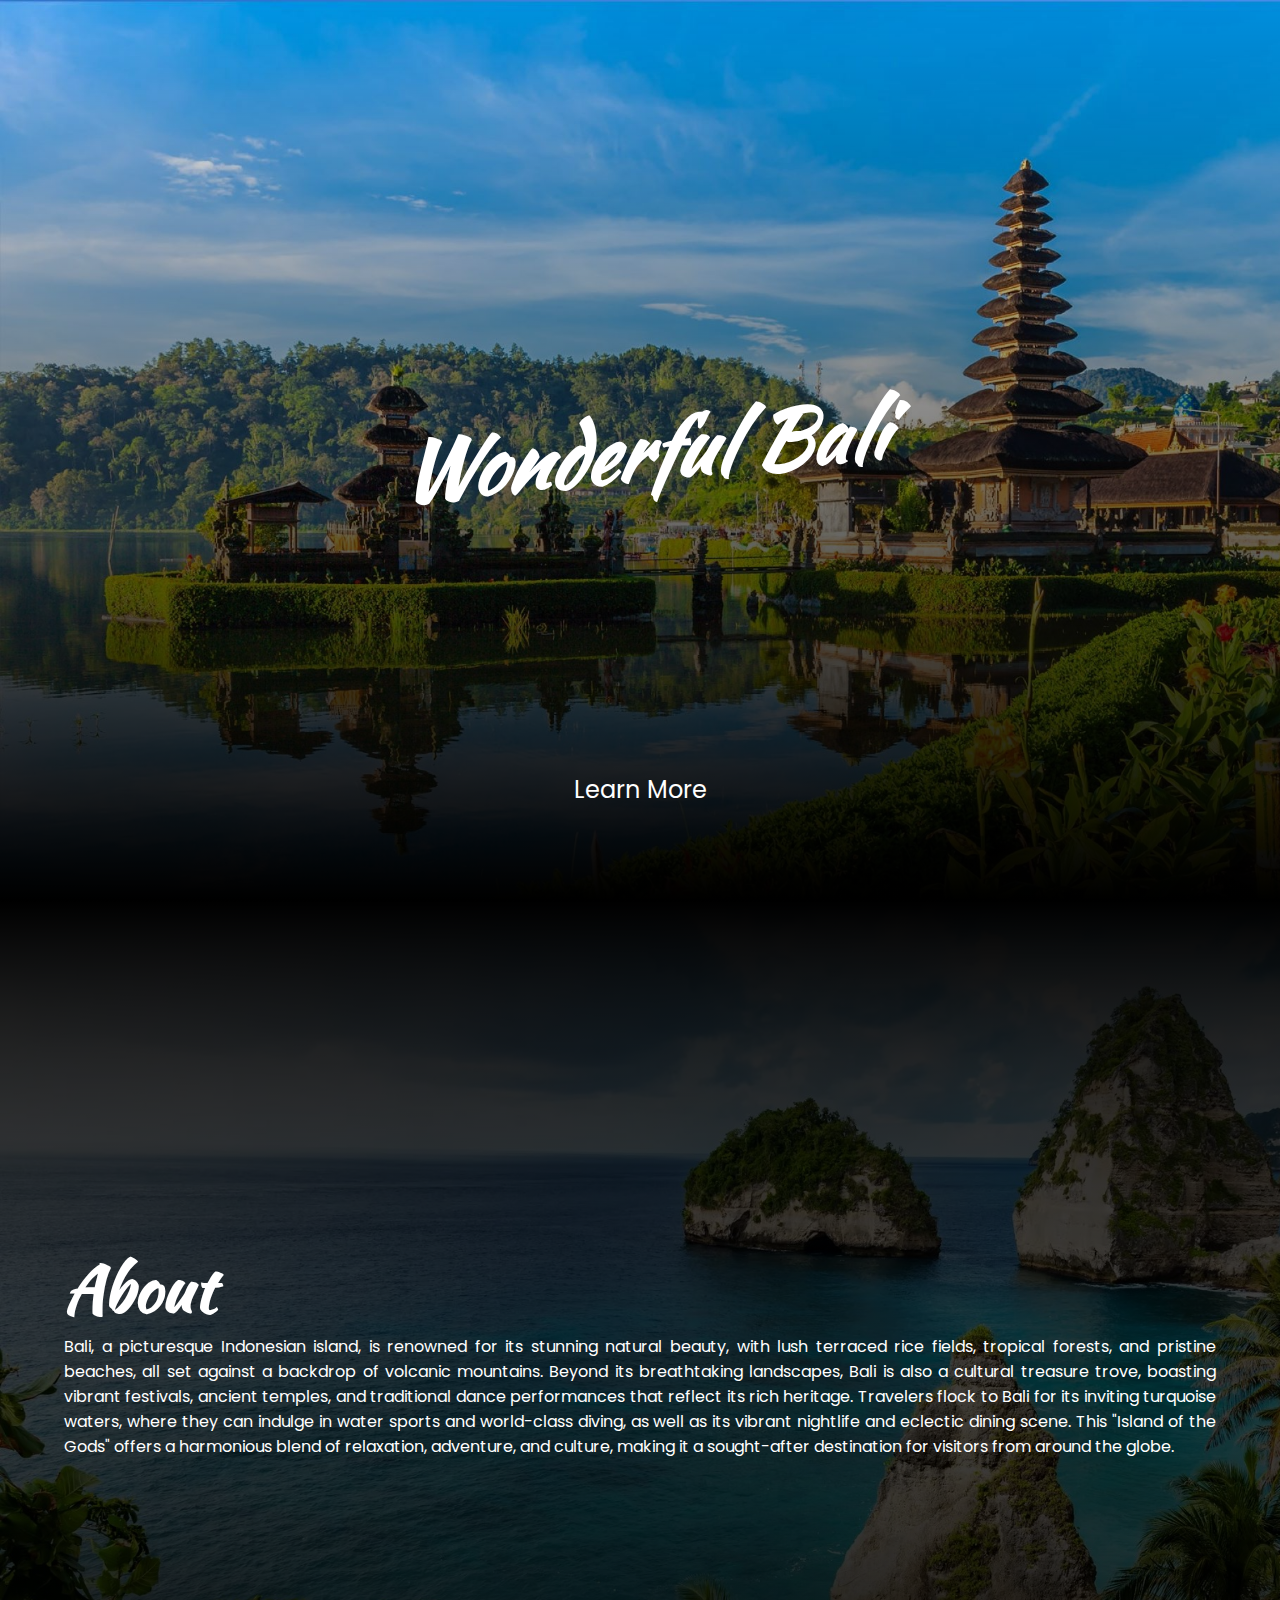
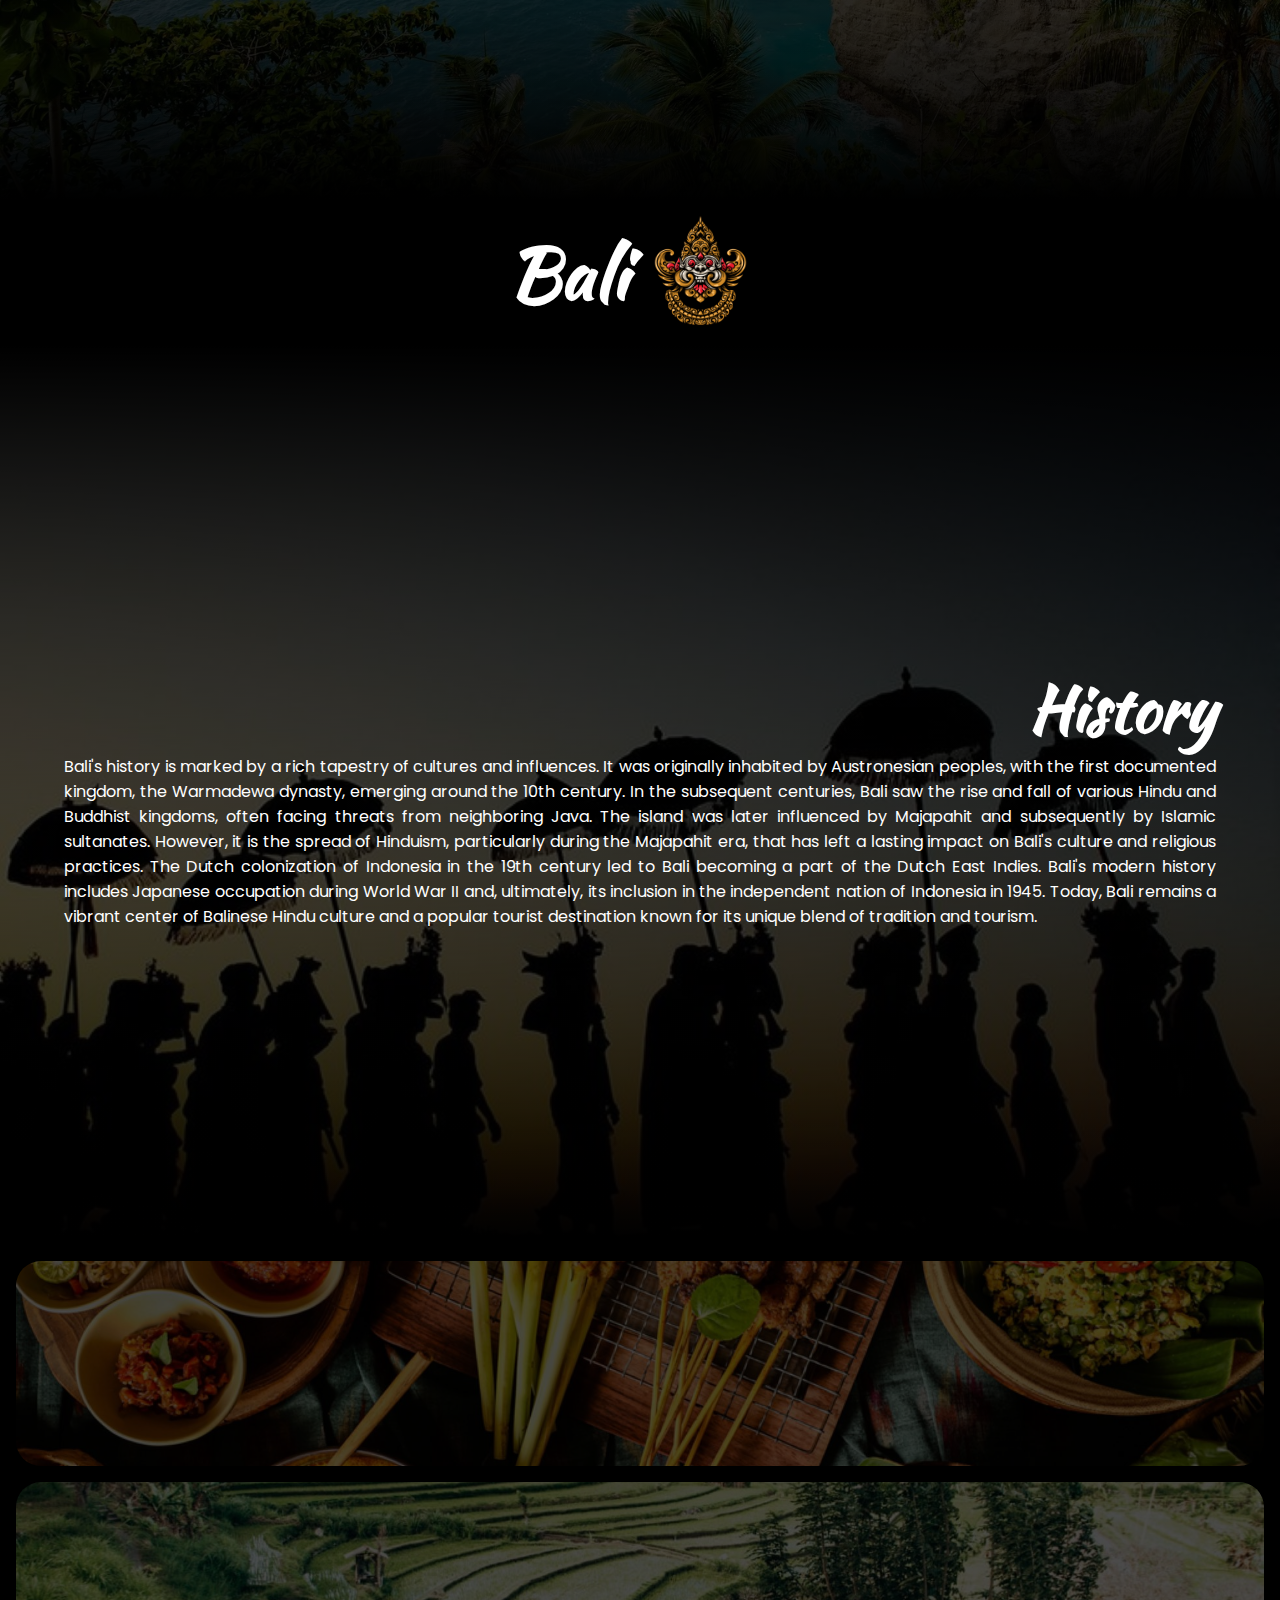
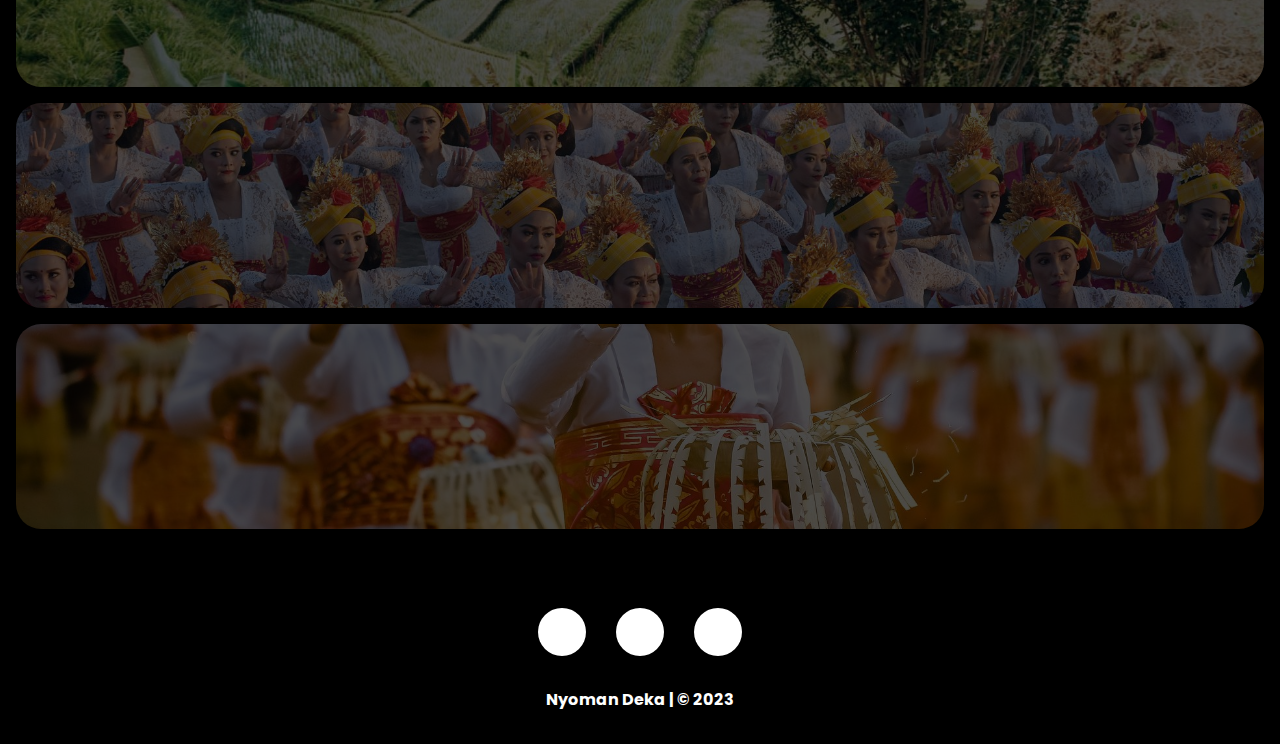
<file: index.html>
<!DOCTYPE html>
<html lang="en">
  <head>
    <meta charset="utf-8" />
    <meta name="viewport" content="width=device-width, initial-scale=1.0" />
    <title>Wonderful Bali</title>
    <link rel="icon" href="images/logowonderfulbali.png" type="images" />
    <link rel="stylesheet" href="styles/landing-style.css" />
    <link rel="stylesheet" href="styles/reuse-footer.css" />
    <link
      rel="stylesheet"
      href="https://cdnjs.cloudflare.com/ajax/libs/font-awesome/6.4.2/css/all.min.css"
      integrity="sha512-z3gLpd7yknf1YoNbCzqRKc4qyor8gaKU1qmn+CShxbuBusANI9QpRohGBreCFkKxLhei6S9CQXFEbbKuqLg0DA=="
      crossorigin="anonymous"
      referrerpolicy="no-referrer"
    />
  </head>
  <body>
    <header>
      <article>
        <h1>Wonderful Bali</h1>
        <a href="#learn-more" class="box">
          <h3>Learn More</h3>
          <i class="fa-solid fa-chevron-down fa-bounce fa-xl"></i>
        </a>
      </article>
    </header>
    <main>
      <div class="about">
        <article>
          <div class="box">
            <h1>About</h1>
            <p>
              Bali, a picturesque Indonesian island, is renowned for its
              stunning natural beauty, with lush terraced rice fields, tropical
              forests, and pristine beaches, all set against a backdrop of
              volcanic mountains. Beyond its breathtaking landscapes, Bali is
              also a cultural treasure trove, boasting vibrant festivals,
              ancient temples, and traditional dance performances that reflect
              its rich heritage. Travelers flock to Bali for its inviting
              turquoise waters, where they can indulge in water sports and
              world-class diving, as well as its vibrant nightlife and eclectic
              dining scene. This "Island of the Gods" offers a harmonious blend
              of relaxation, adventure, and culture, making it a sought-after
              destination for visitors from around the globe.
            </p>
          </div>
        </article>
      </div>

      <aside>
        <h1>Bali</h1>
        <img src="images/logowonderfulbali.png" alt="" />
      </aside>

      <div class="history">
        <article>
          <div class="box">
            <h1>History</h1>
            <p>
              Bali's history is marked by a rich tapestry of cultures and
              influences. It was originally inhabited by Austronesian peoples,
              with the first documented kingdom, the Warmadewa dynasty, emerging
              around the 10th century. In the subsequent centuries, Bali saw the
              rise and fall of various Hindu and Buddhist kingdoms, often facing
              threats from neighboring Java. The island was later influenced by
              Majapahit and subsequently by Islamic sultanates. However, it is
              the spread of Hinduism, particularly during the Majapahit era,
              that has left a lasting impact on Bali's culture and religious
              practices. The Dutch colonization of Indonesia in the 19th century
              led to Bali becoming a part of the Dutch East Indies. Bali's
              modern history includes Japanese occupation during World War II
              and, ultimately, its inclusion in the independent nation of
              Indonesia in 1945. Today, Bali remains a vibrant center of
              Balinese Hindu culture and a popular tourist destination known for
              its unique blend of tradition and tourism.
            </p>
          </div>
        </article>
      </div>
      <div class="menu" id="learn-more">
        <a href="pages/food-page.html" class="menu1">
          <div class="img"><h1>Food</h1></div>
        </a>
        <a href="pages/destination-page.html" class="menu2">
          <div class="img"><h1>Destination</h1></div>
        </a>
        <a href="pages/dance-page.html" class="menu3">
          <div class="img"><h1>Dance</h1></div>
        </a>
        <a href="pages/ritual-page.html" class="menu4">
          <div class="img"><h1>Ritual</h1></div>
        </a>
      </div>
    </main>
    <footer>
      <div class="social">
        <div class="wrapper">
          <div class="icon linkedin">
            <a
              href="https://www.linkedin.com/in/nyoman-deka-yatha-mahesvara-0b3495260/"
              target="_blank"
              ><i class="fa-brands fa-linkedin"></i
            ></a>
          </div>
          <div class="icon instagram">
            <a href="https://www.instagram.com/dekamahesvara/" target="_blank"
              ><i class="fa-brands fa-square-instagram"></i
            ></a>
          </div>
          <div class="icon github">
            <a href="https://github.com/dekamahesvara" target="_blank"
              ><i class="fa-brands fa-square-github"></i
            ></a>
          </div>
        </div>
      </div>
      <div class="credit">
        <p>Nyoman Deka | &copy; 2023</p>
      </div>
    </footer>
  </body>
</html>
</file>
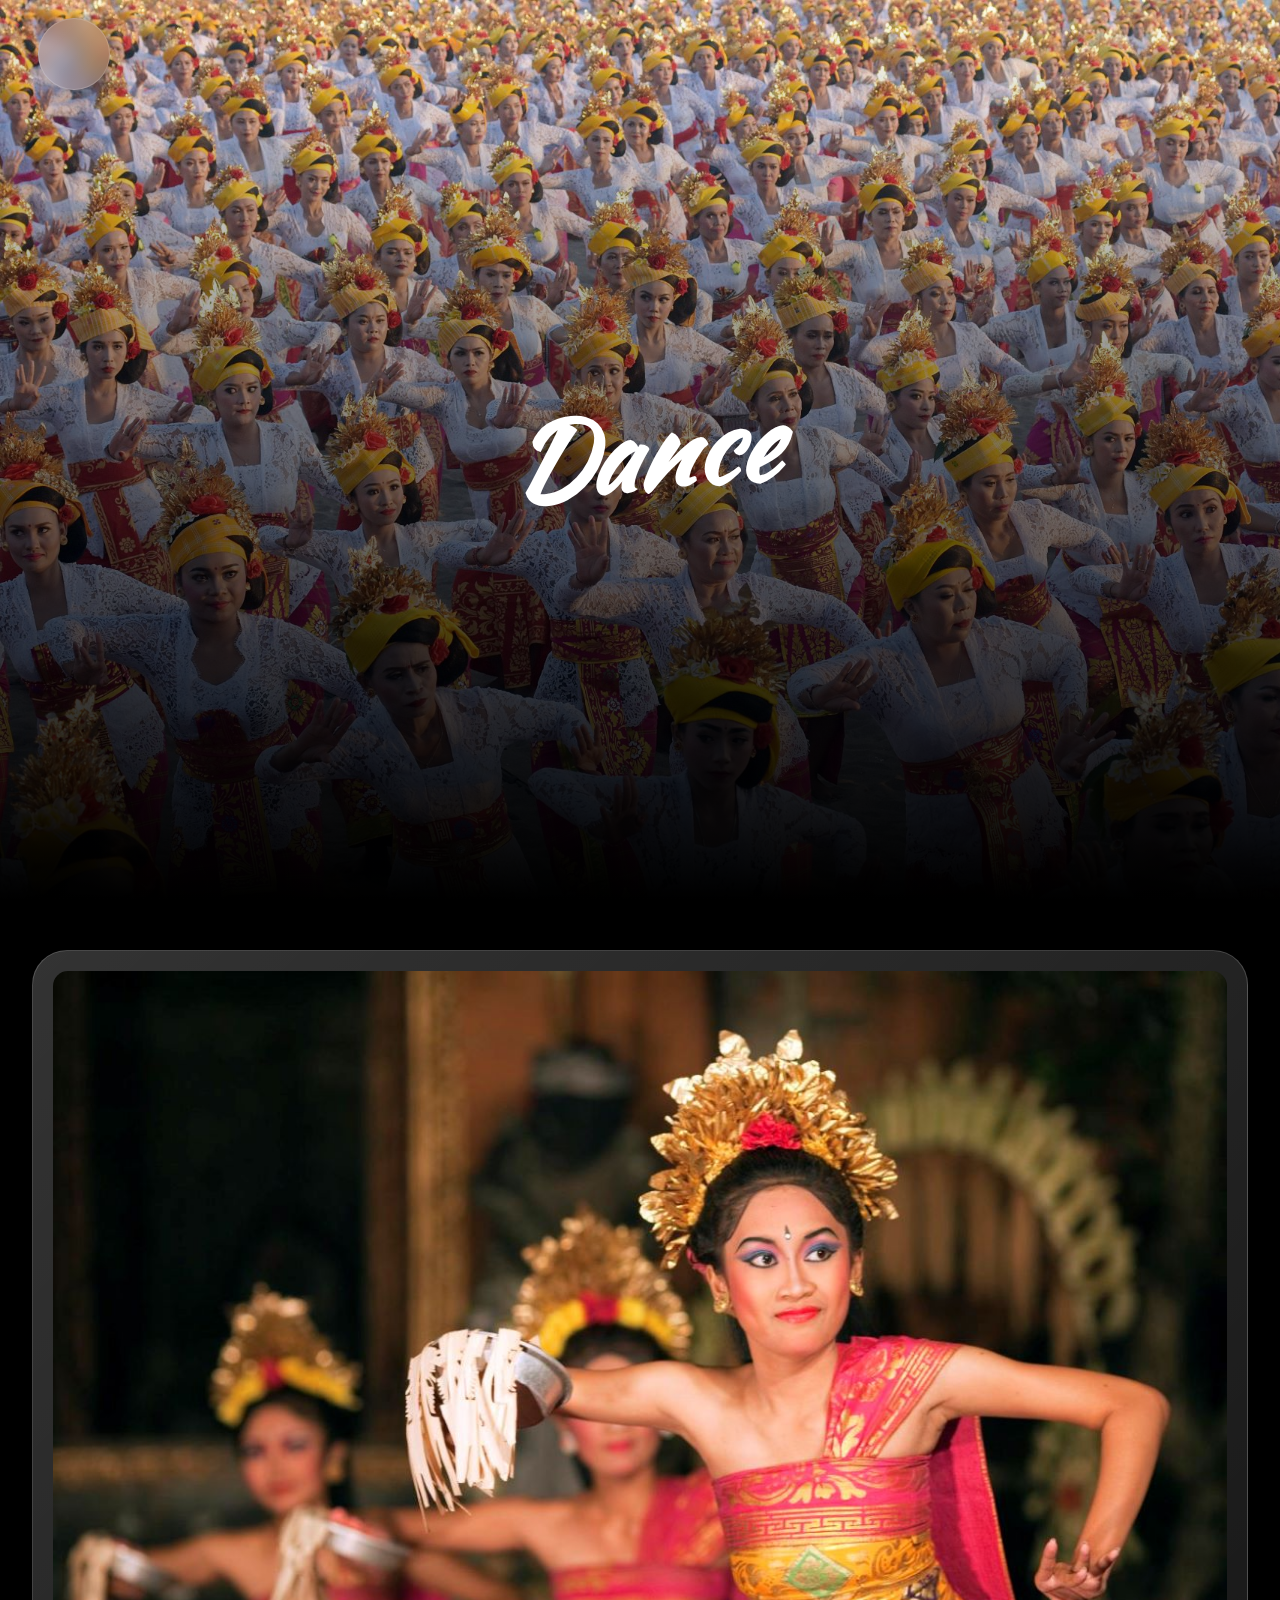
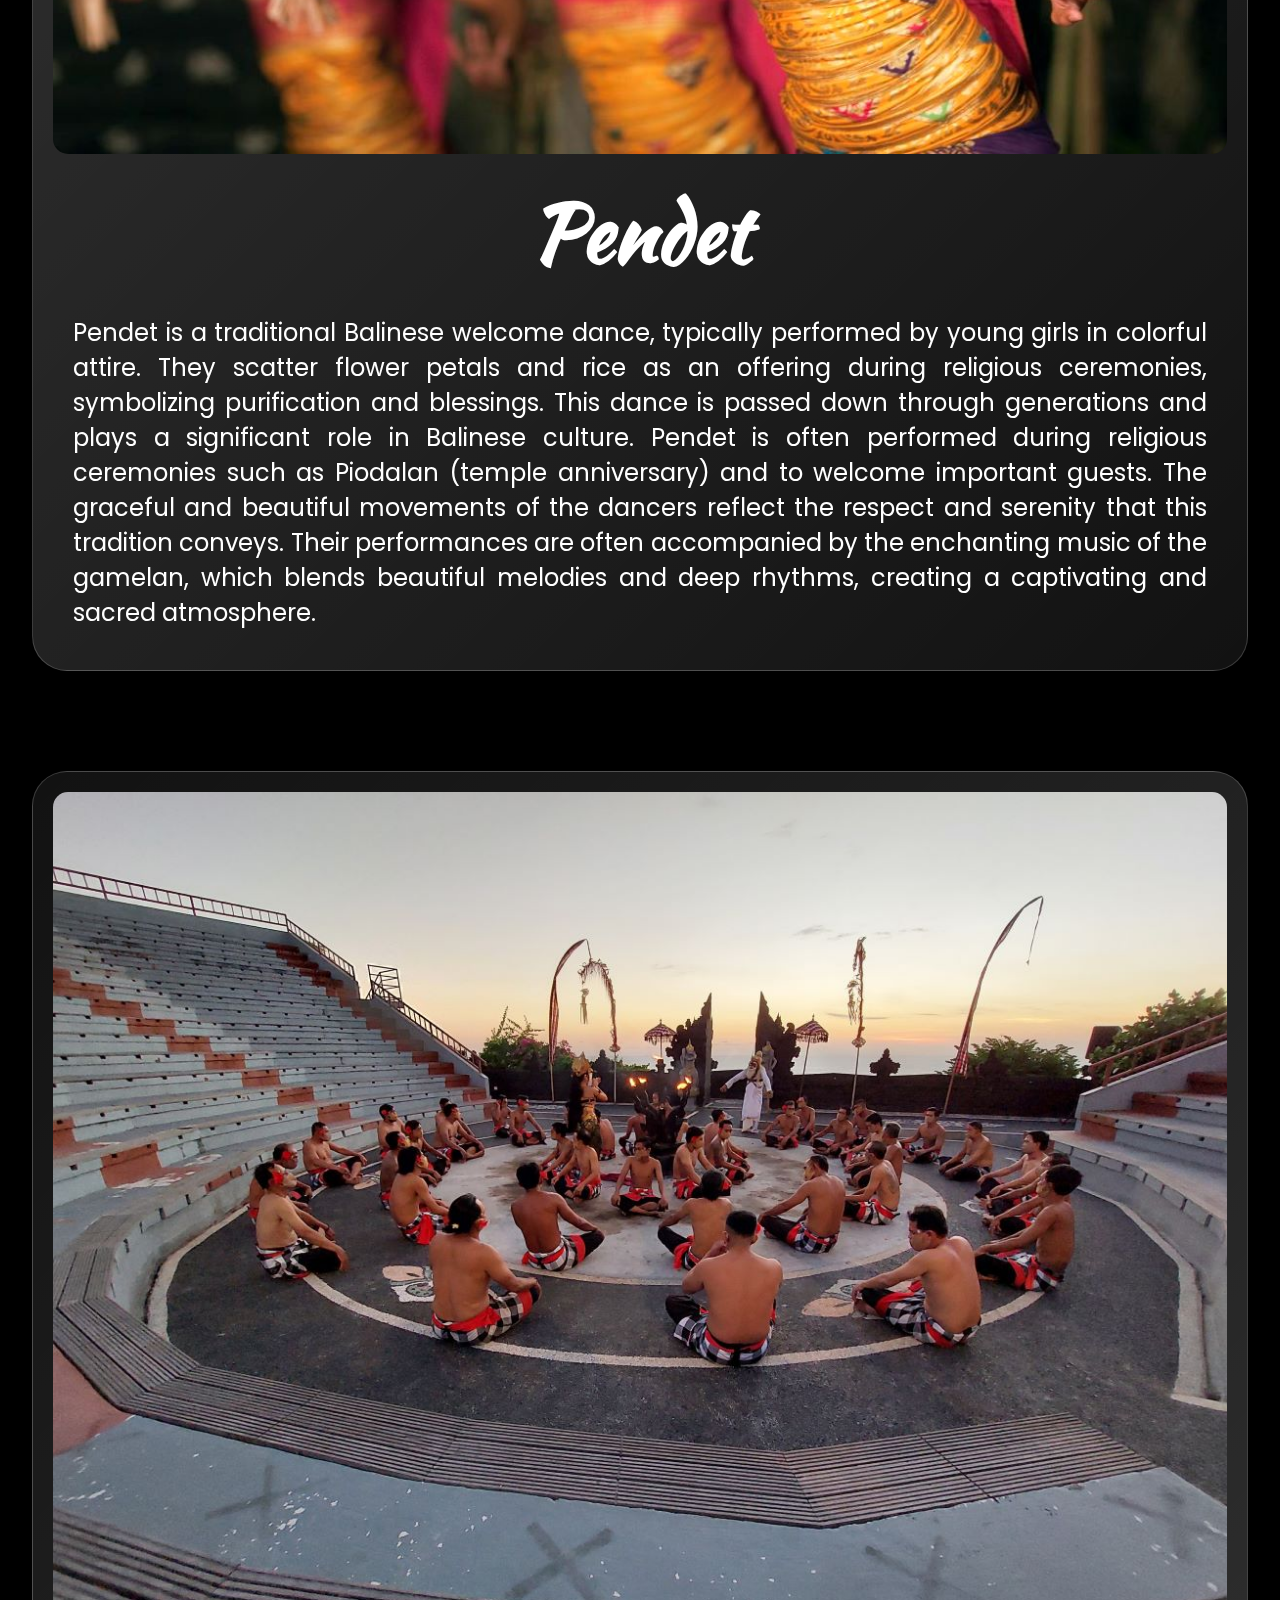
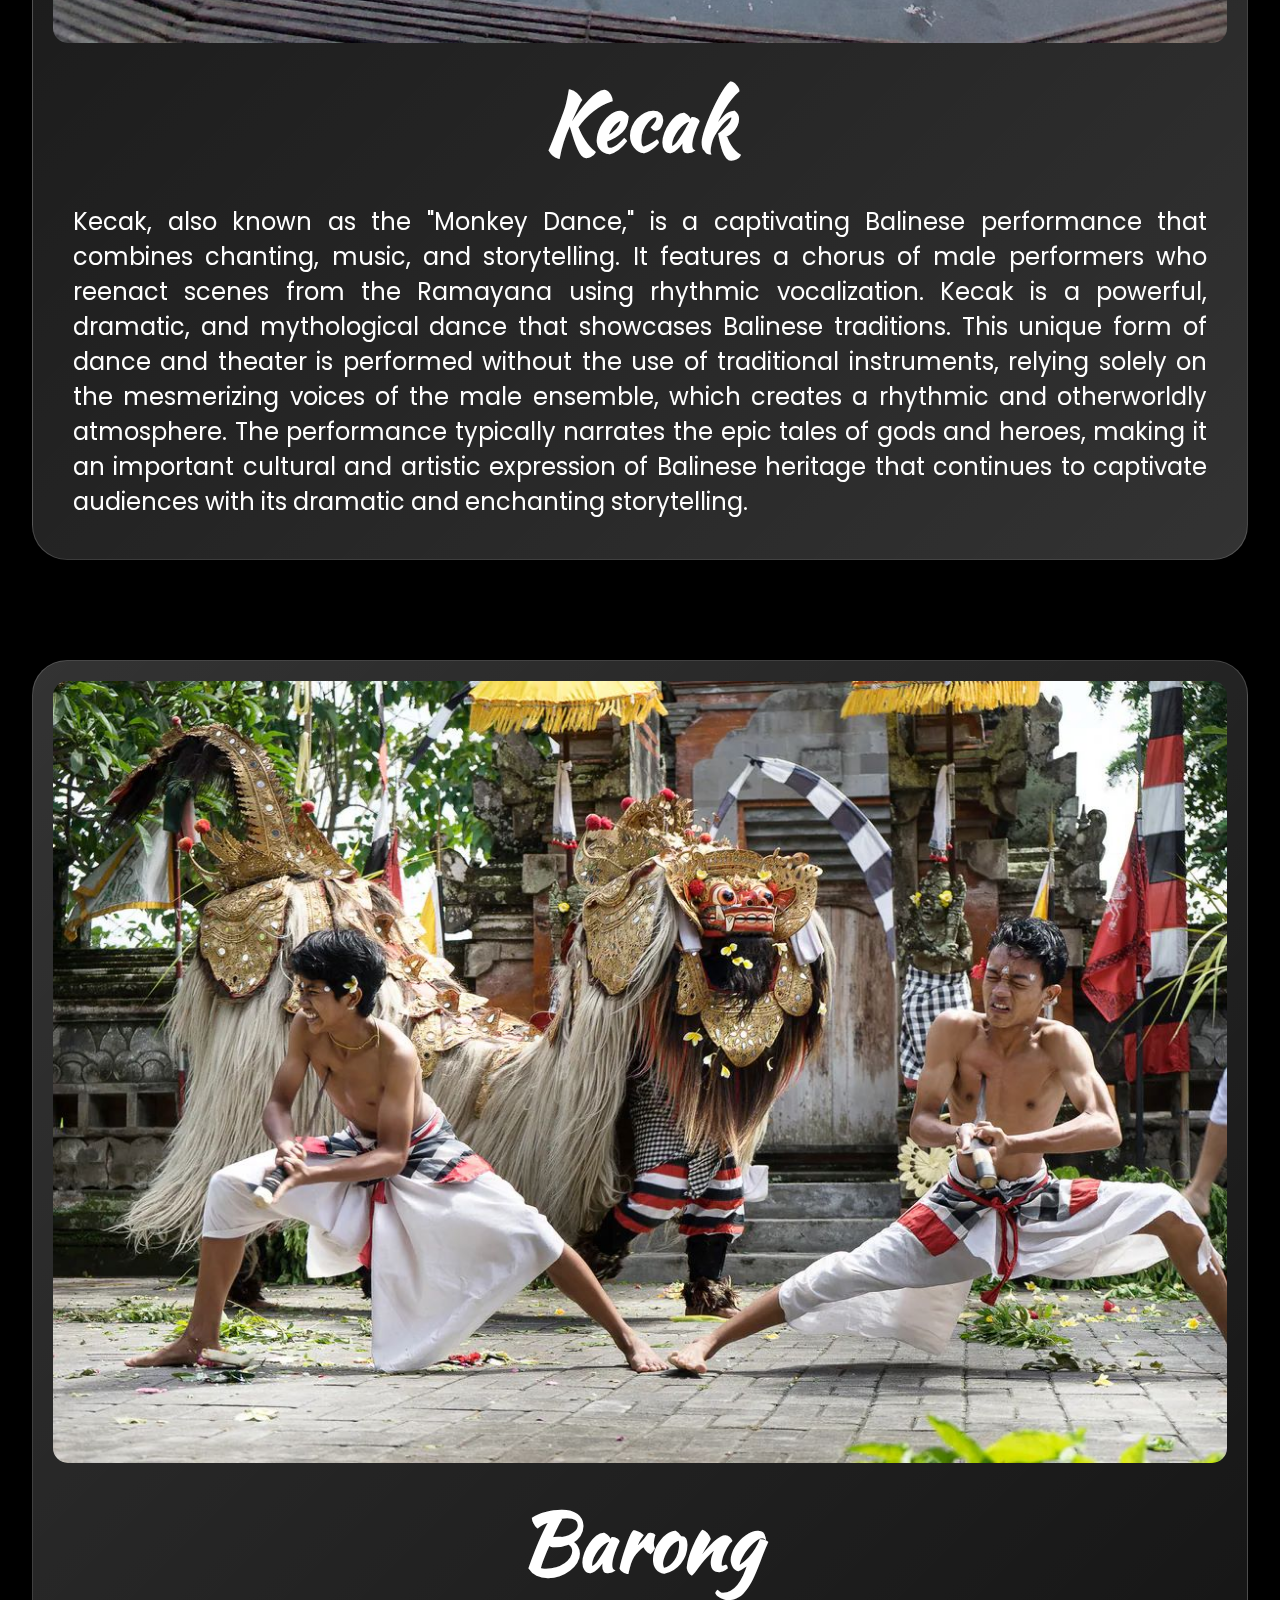
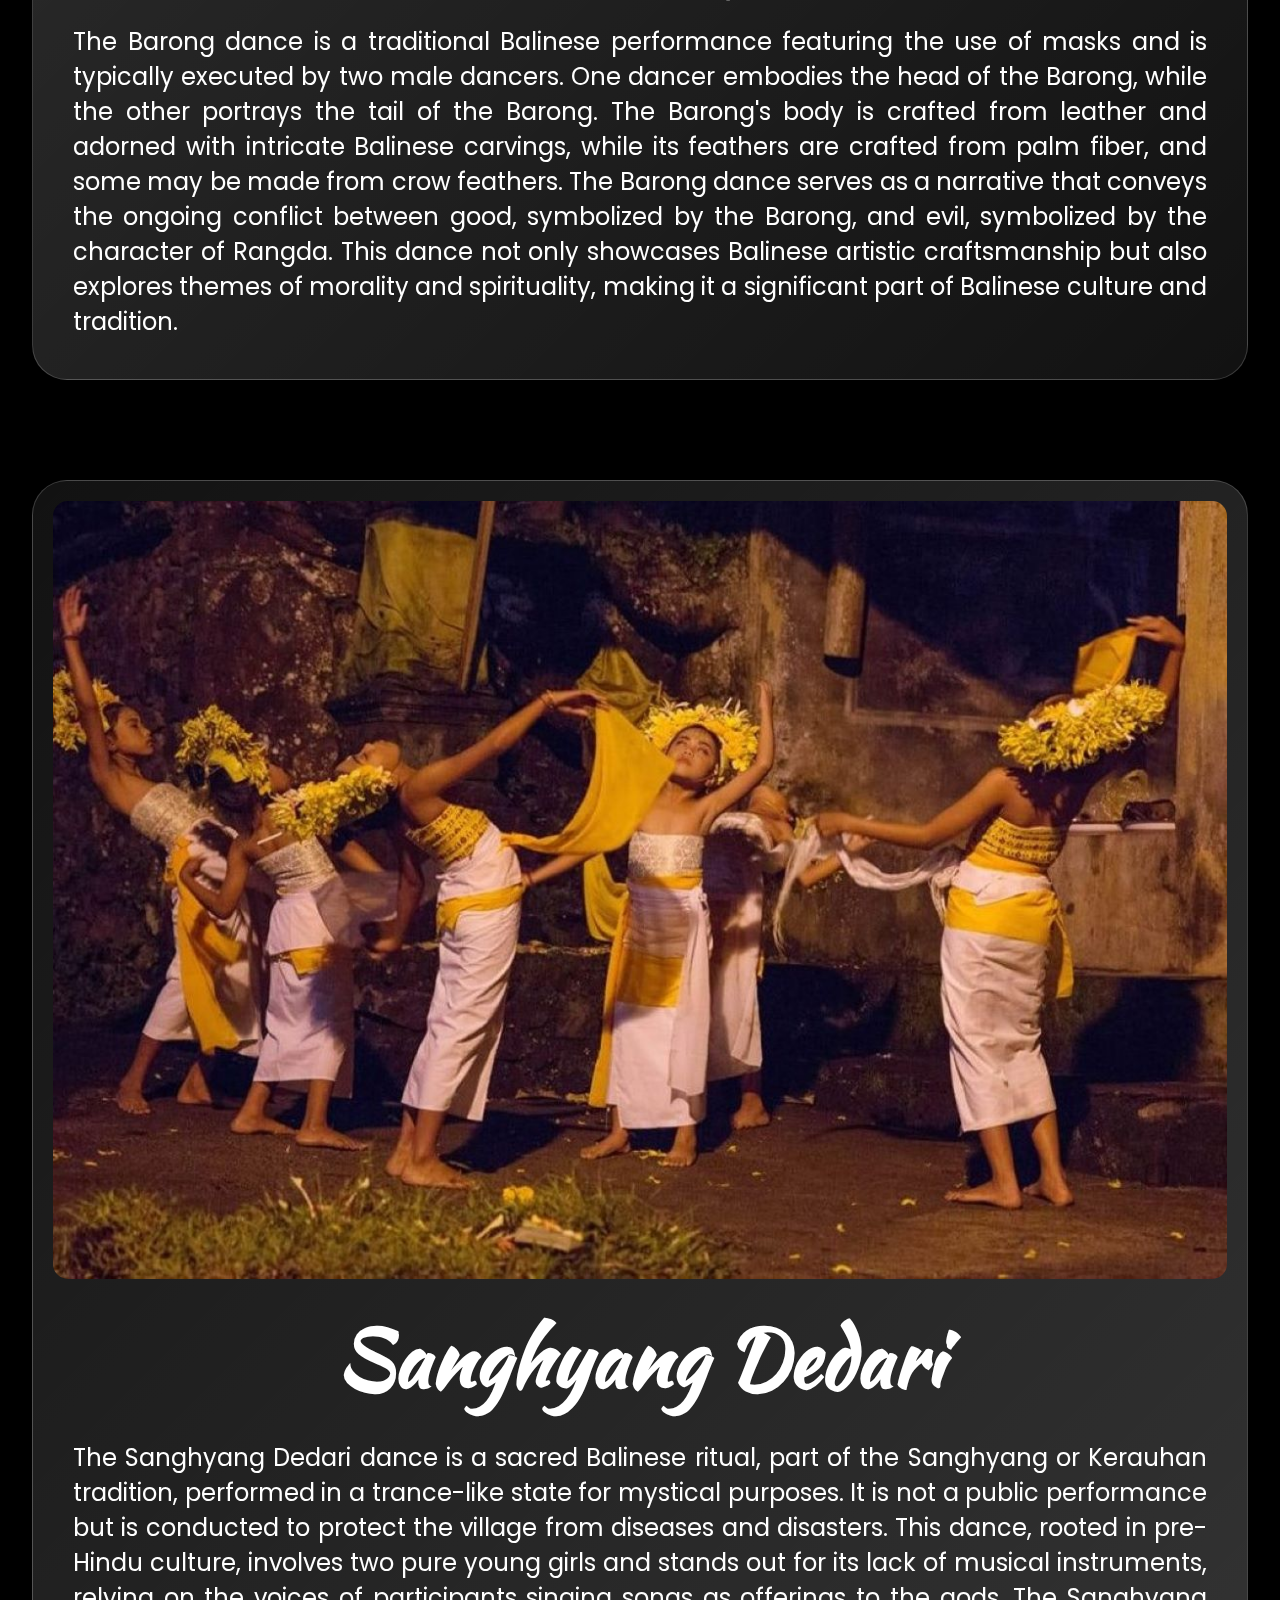
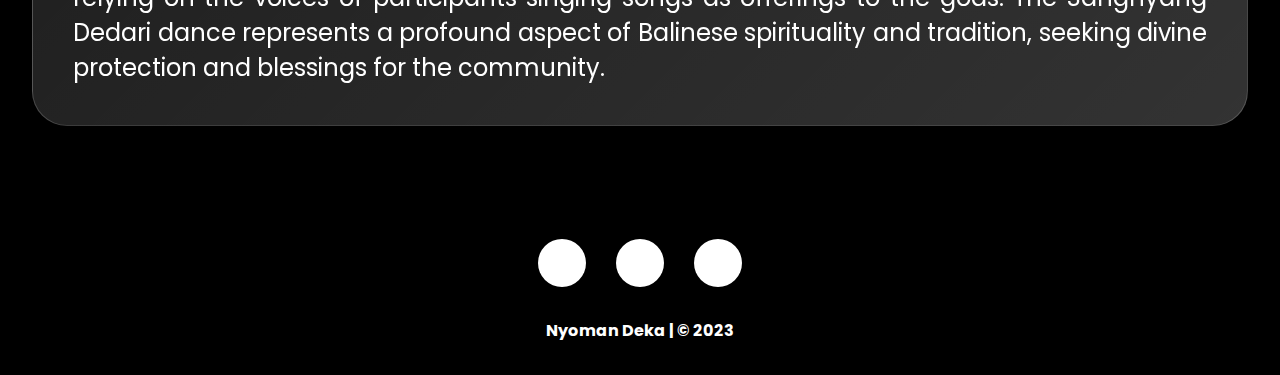
<file: pages/dance-page.html>
<!DOCTYPE html>
<html lang="en">
  <head>
    <meta charset="UTF-8" />
    <meta name="viewport" content="width=device-width, initial-scale=1.0" />
    <title>Wonderful Bali-Dance</title>
    <link rel="icon" href="../images/logowonderfulbali.png" type="images" />
    <link rel="stylesheet" href="../styles/dance-style.css" />
    <link rel="stylesheet" href="../styles/reuse-footer.css" />
    <link rel="stylesheet" href="../styles/reuse-navbar.css" />
    <link
      rel="stylesheet"
      href="https://cdnjs.cloudflare.com/ajax/libs/font-awesome/6.4.2/css/all.min.css"
      integrity="sha512-z3gLpd7yknf1YoNbCzqRKc4qyor8gaKU1qmn+CShxbuBusANI9QpRohGBreCFkKxLhei6S9CQXFEbbKuqLg0DA=="
      crossorigin="anonymous"
      referrerpolicy="no-referrer"
    />
  </head>
  <body>
    <header>
      <div class="transition">
        <nav class="navbar">
          <div class="navbar-brand">
            <a href="../index.html">
              <img src="../images/logowonderfulbali.png" alt="logo" />
            </a>
          </div>
          <div class="icon"><i class="fa-solid fa-bars fa-xl"></i></div>
          <ul class="navbar-list hidden">
            <li class="hidden home"><a href="../index.html">Home</a></li>
            <li><a href="food-page.html">Food</a></li>
            <li><a href="destination-page.html">Destination</a></li>
            <li><a href="dance-page.html">Dance</a></li>
            <li><a href="ritual-page.html">Ritual</a></li>
          </ul>
        </nav>
        <h1>Dance</h1>
      </div>
    </header>
    <main>
      <div class="tari">
        <div class="box">
          <article>
            <h1>Pendet</h1>
            <p>
              Pendet is a traditional Balinese welcome dance, typically
              performed by young girls in colorful attire. They scatter flower
              petals and rice as an offering during religious ceremonies,
              symbolizing purification and blessings. This dance is passed down
              through generations and plays a significant role in Balinese
              culture. Pendet is often performed during religious ceremonies
              such as Piodalan (temple anniversary) and to welcome important
              guests. The graceful and beautiful movements of the dancers
              reflect the respect and serenity that this tradition conveys.
              Their performances are often accompanied by the enchanting music
              of the gamelan, which blends beautiful melodies and deep rhythms,
              creating a captivating and sacred atmosphere.
            </p>
          </article>
          <img src="../images/dance/pendet.jpg" />
        </div>
      </div>
      <div class="tari">
        <div class="box">
          <img src="../images/dance/kecak.jpg" />

          <article>
            <h1>Kecak</h1>
            <p>
              Kecak, also known as the "Monkey Dance," is a captivating Balinese
              performance that combines chanting, music, and storytelling. It
              features a chorus of male performers who reenact scenes from the
              Ramayana using rhythmic vocalization. Kecak is a powerful,
              dramatic, and mythological dance that showcases Balinese
              traditions. This unique form of dance and theater is performed
              without the use of traditional instruments, relying solely on the
              mesmerizing voices of the male ensemble, which creates a rhythmic
              and otherworldly atmosphere. The performance typically narrates
              the epic tales of gods and heroes, making it an important cultural
              and artistic expression of Balinese heritage that continues to
              captivate audiences with its dramatic and enchanting storytelling.
            </p>
          </article>
        </div>
      </div>
      <div class="tari">
        <div class="box">
          <article>
            <h1>Barong</h1>
            <p>
              The Barong dance is a traditional Balinese performance featuring
              the use of masks and is typically executed by two male dancers.
              One dancer embodies the head of the Barong, while the other
              portrays the tail of the Barong. The Barong's body is crafted from
              leather and adorned with intricate Balinese carvings, while its
              feathers are crafted from palm fiber, and some may be made from
              crow feathers. The Barong dance serves as a narrative that conveys
              the ongoing conflict between good, symbolized by the Barong, and
              evil, symbolized by the character of Rangda. This dance not only
              showcases Balinese artistic craftsmanship but also explores themes
              of morality and spirituality, making it a significant part of
              Balinese culture and tradition.
            </p>
          </article>
          <img src="../images/dance/barong.jpg" />
        </div>
      </div>
      <div class="tari">
        <div class="box">
          <img src="../images/dance/dedari.jpg" />
          <article>
            <h1>Sanghyang Dedari</h1>
            <p>
              The Sanghyang Dedari dance is a sacred Balinese ritual, part of
              the Sanghyang or Kerauhan tradition, performed in a trance-like
              state for mystical purposes. It is not a public performance but is
              conducted to protect the village from diseases and disasters. This
              dance, rooted in pre-Hindu culture, involves two pure young girls
              and stands out for its lack of musical instruments, relying on the
              voices of participants singing songs as offerings to the gods. The
              Sanghyang Dedari dance represents a profound aspect of Balinese
              spirituality and tradition, seeking divine protection and
              blessings for the community.
            </p>
          </article>
        </div>
      </div>
    </main>
    <footer>
      <div class="social">
        <div class="wrapper">
          <div class="icon linkedin">
            <a
              href="https://www.linkedin.com/in/nyoman-deka-0b3495260/"
              target="_blank"
              ><i class="fa-brands fa-linkedin"></i
            ></a>
          </div>
          <div class="icon instagram">
            <a href="https://www.instagram.com/dekamahesvara/" target="_blank"
              ><i class="fa-brands fa-square-instagram"></i
            ></a>
          </div>
          <div class="icon github">
            <a href="https://github.com/dekamahesvara" target="_blank"
              ><i class="fa-brands fa-square-github"></i
            ></a>
          </div>
        </div>
      </div>
      <div class="credit">
        <p>Nyoman Deka | &copy; 2023</p>
      </div>
    </footer>
    <script src="../scripts/script.js"></script>
  </body>
</html>
</file>
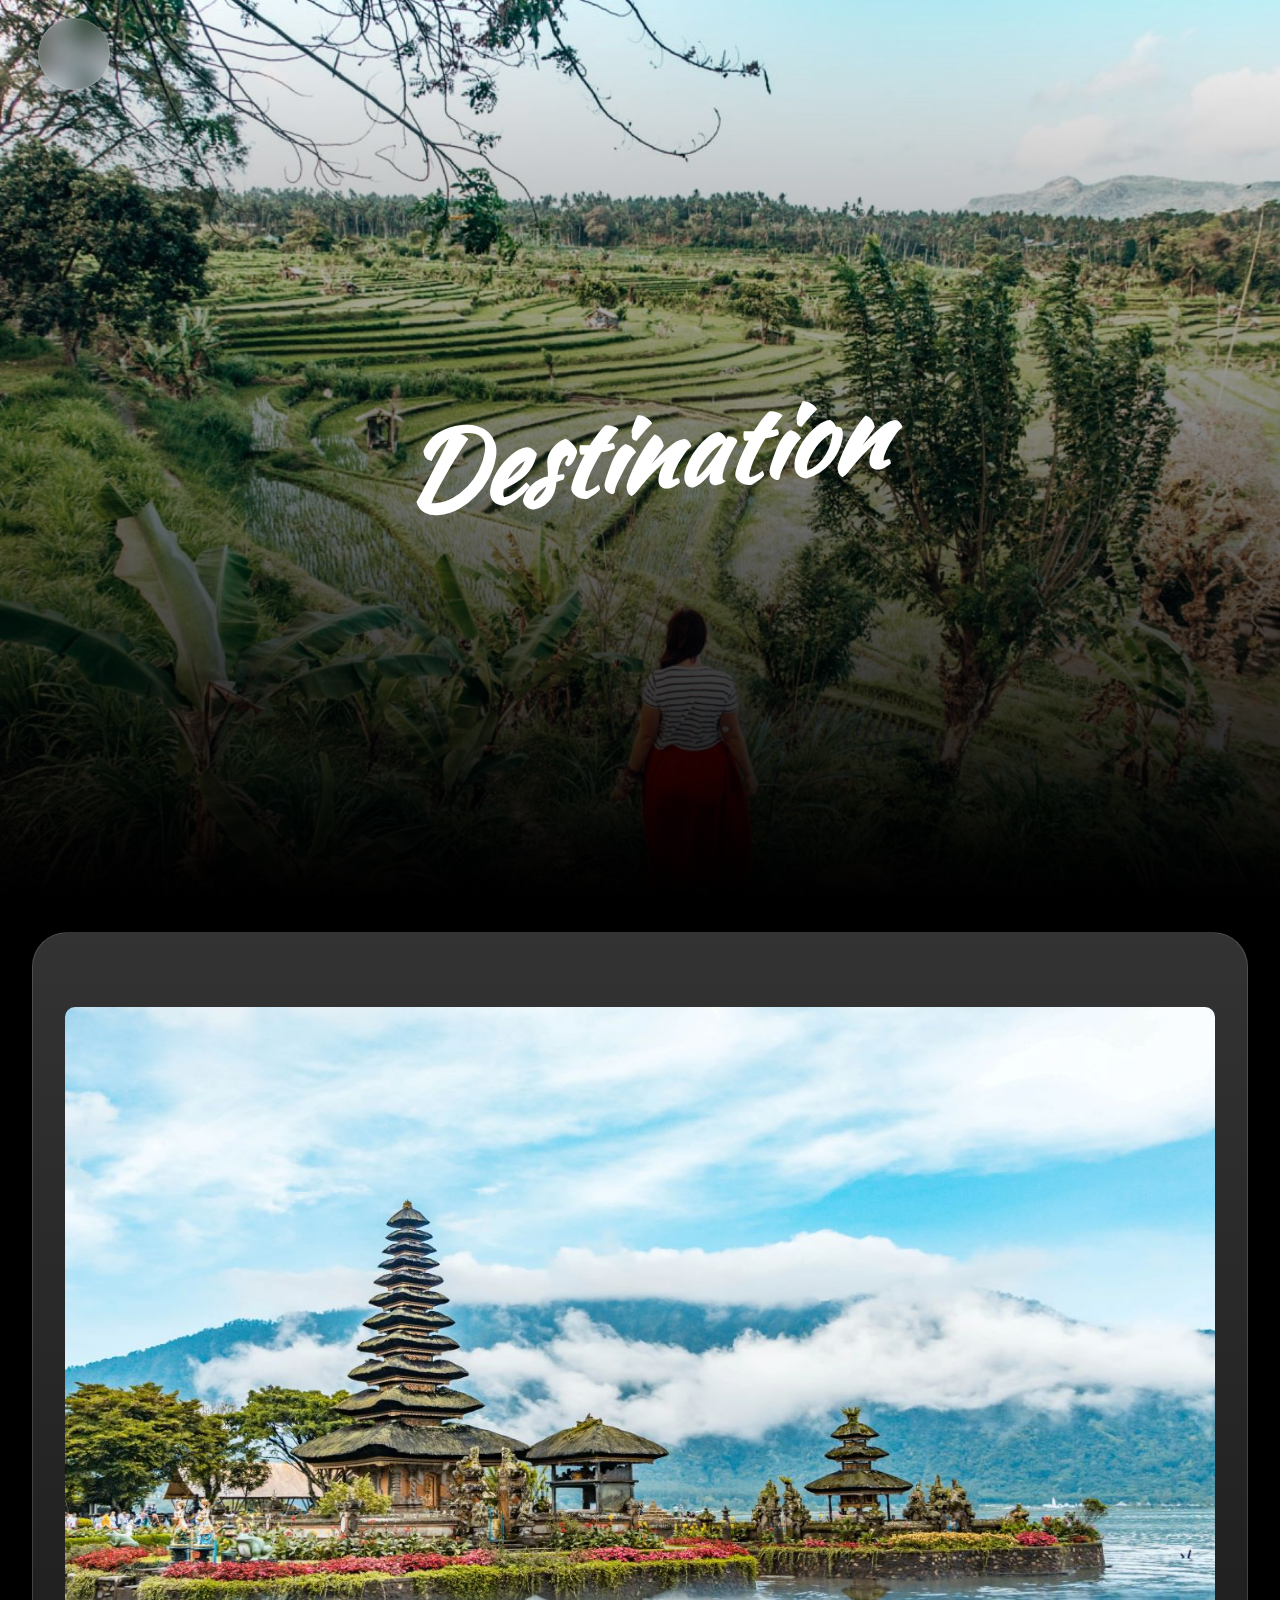
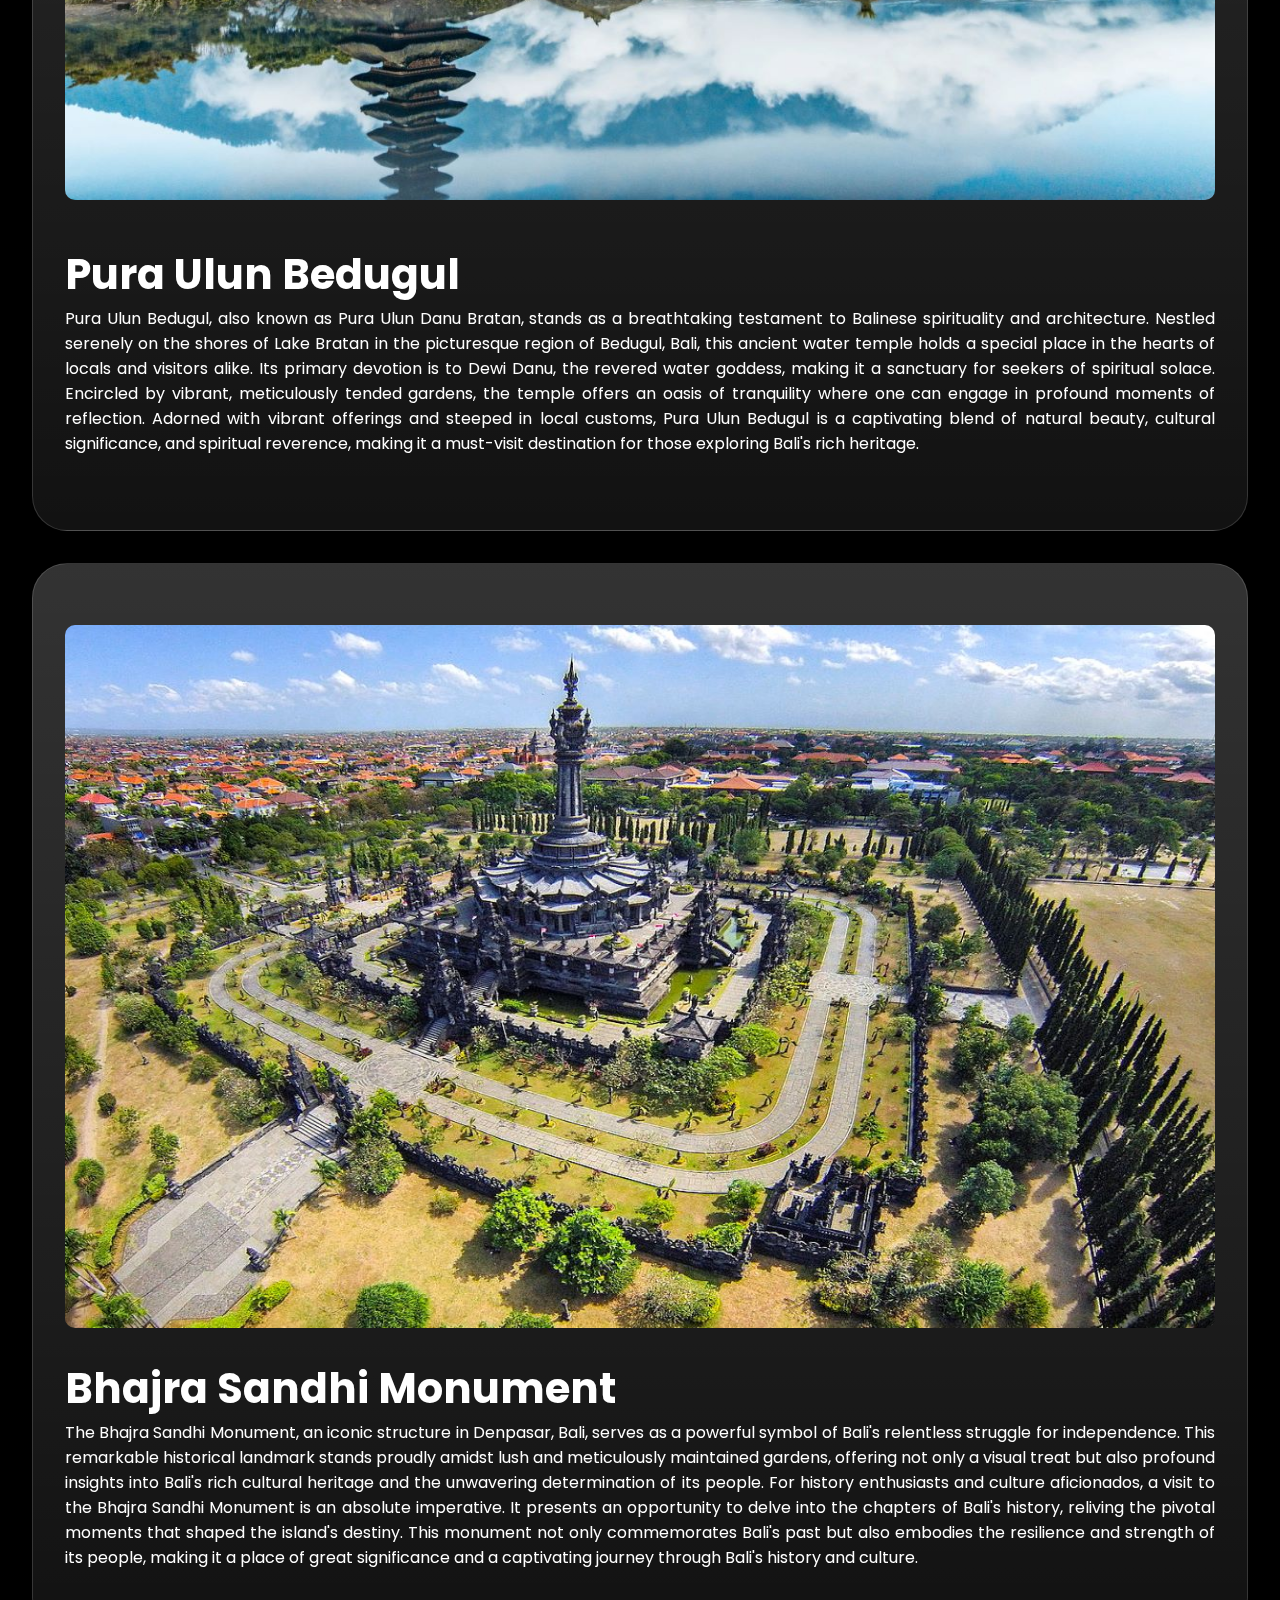
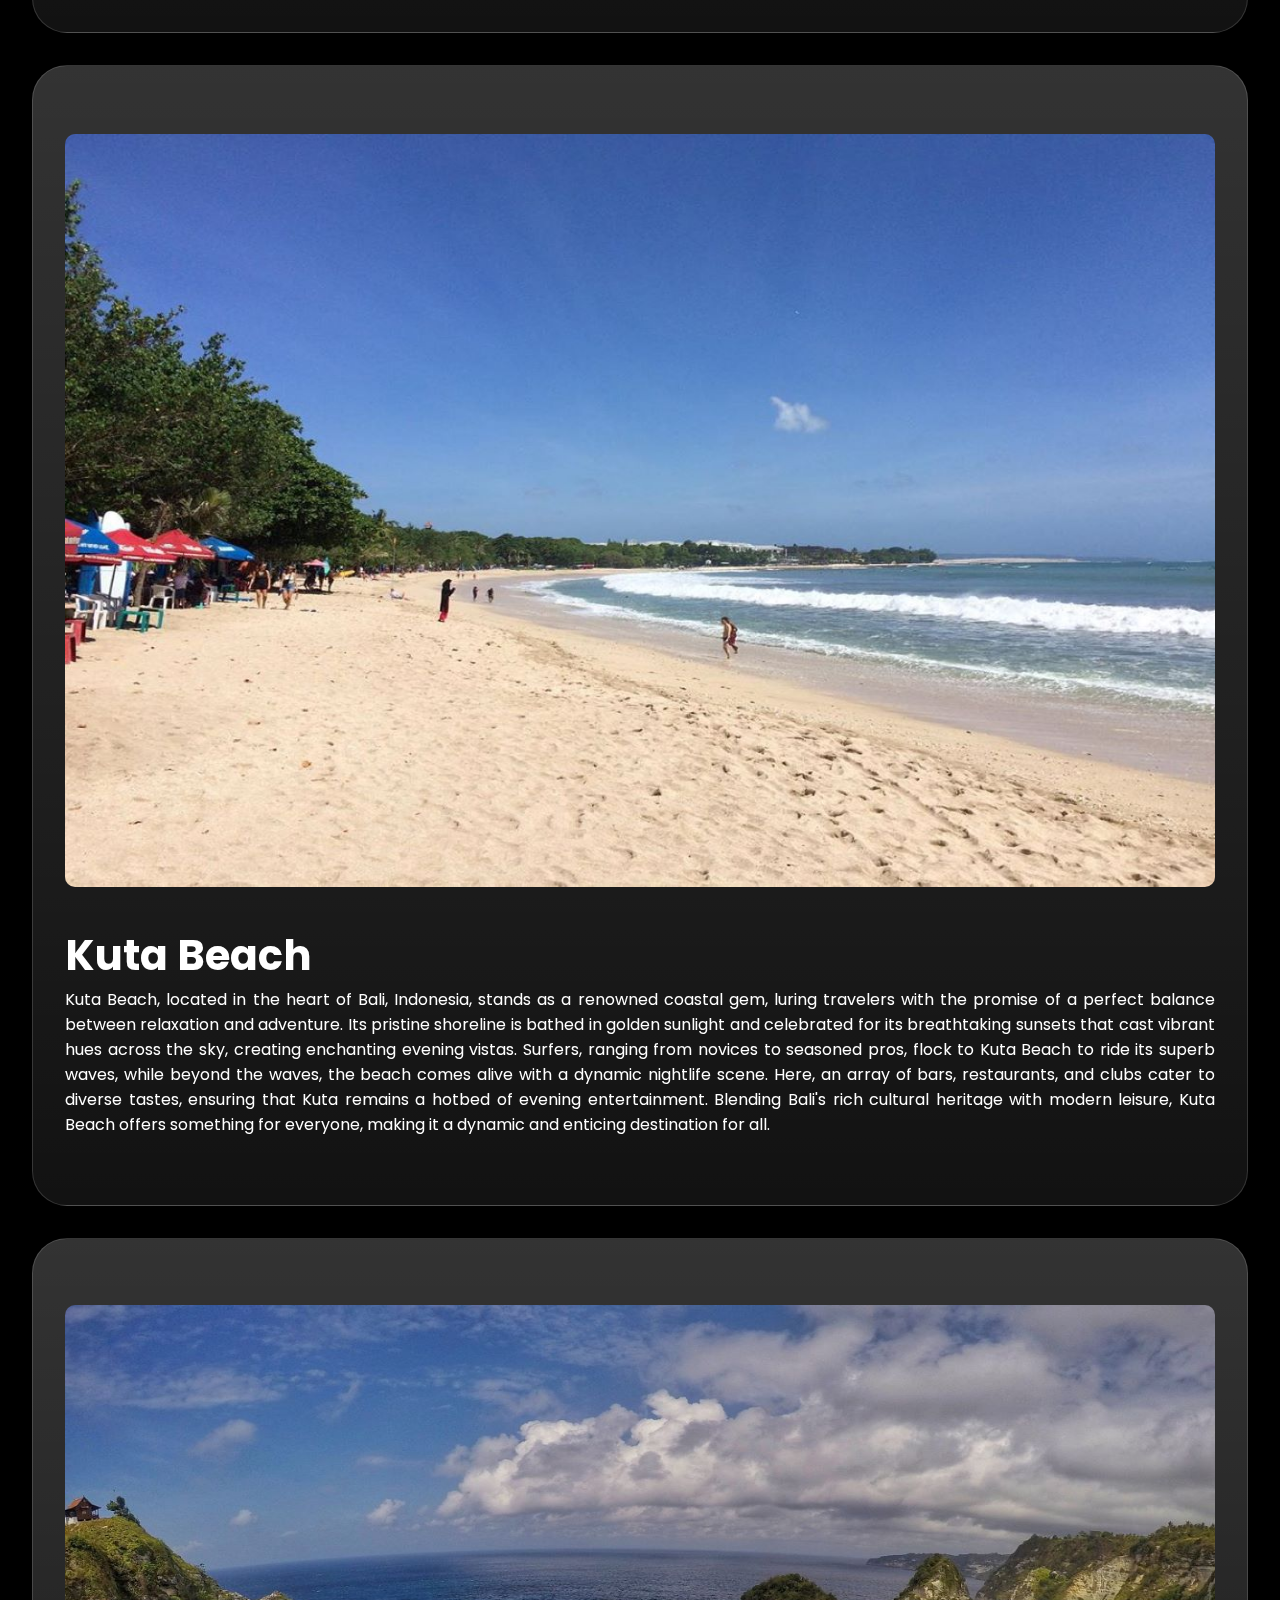
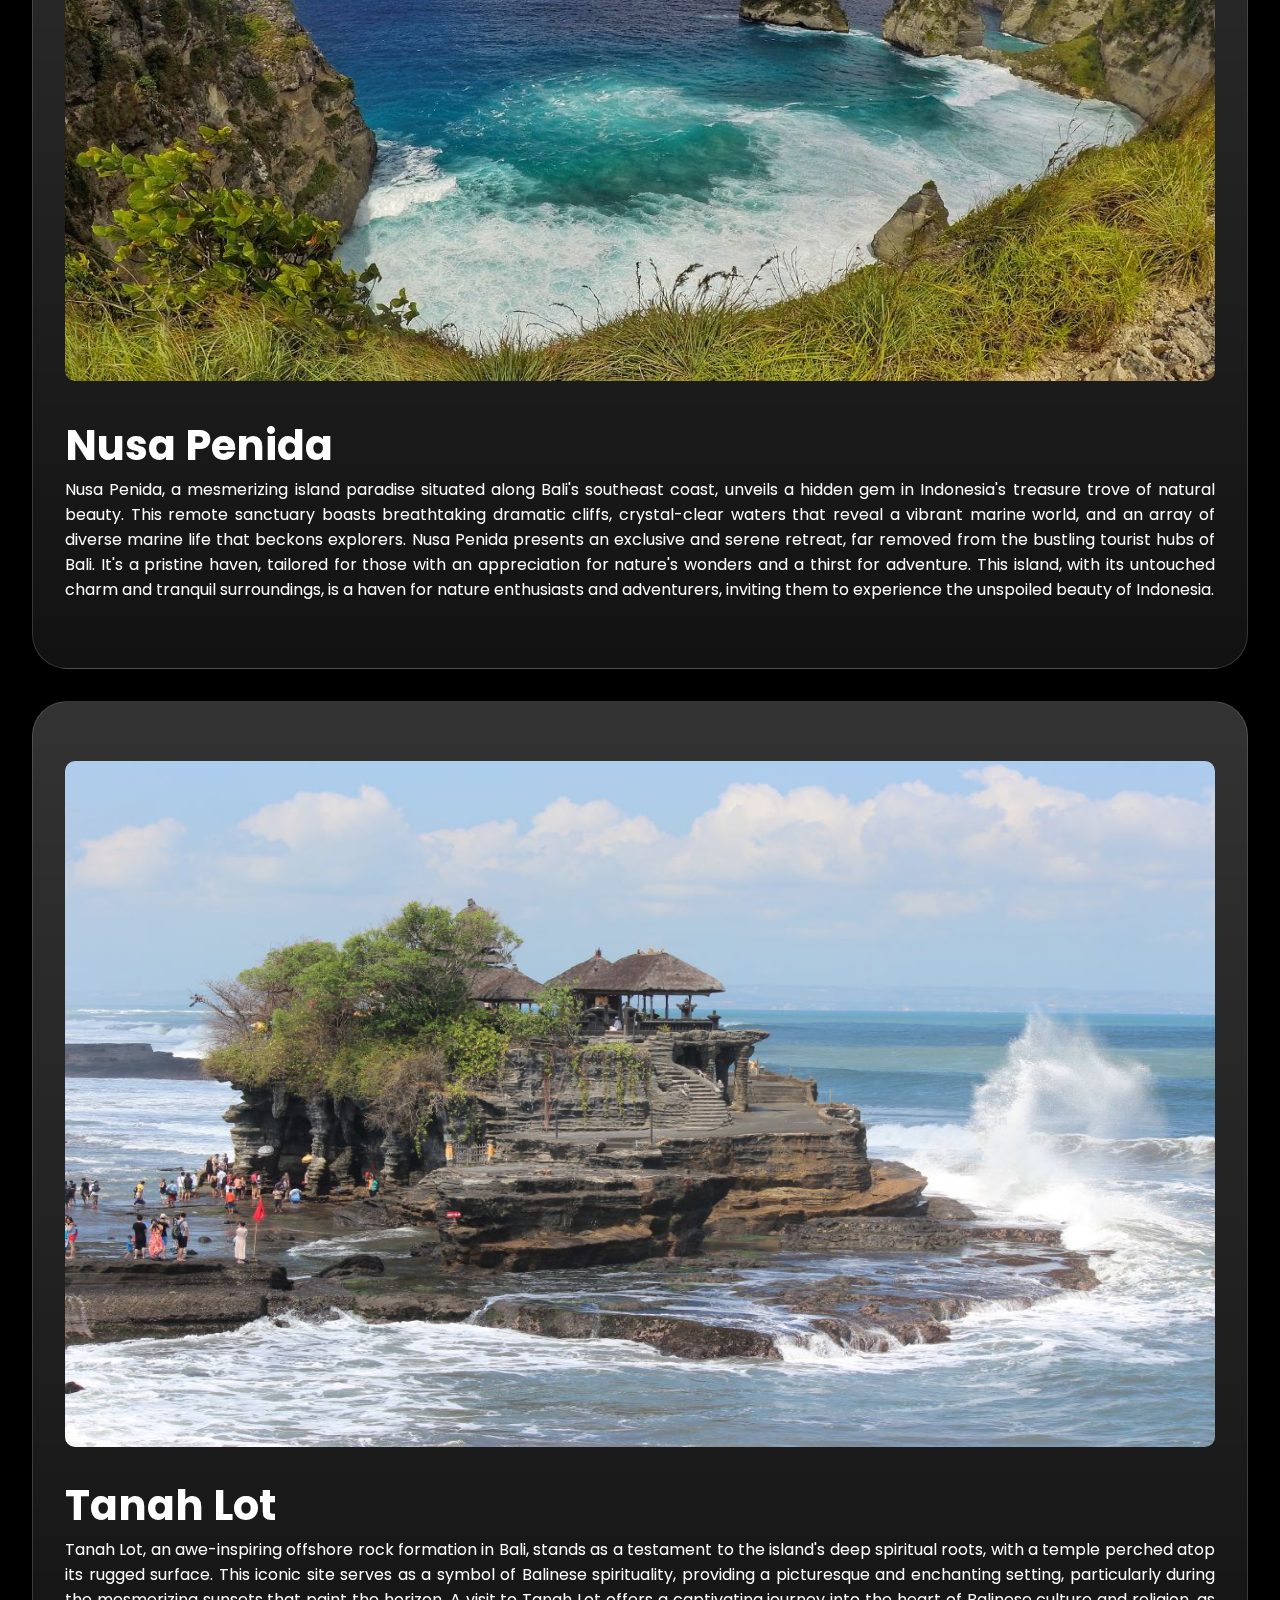
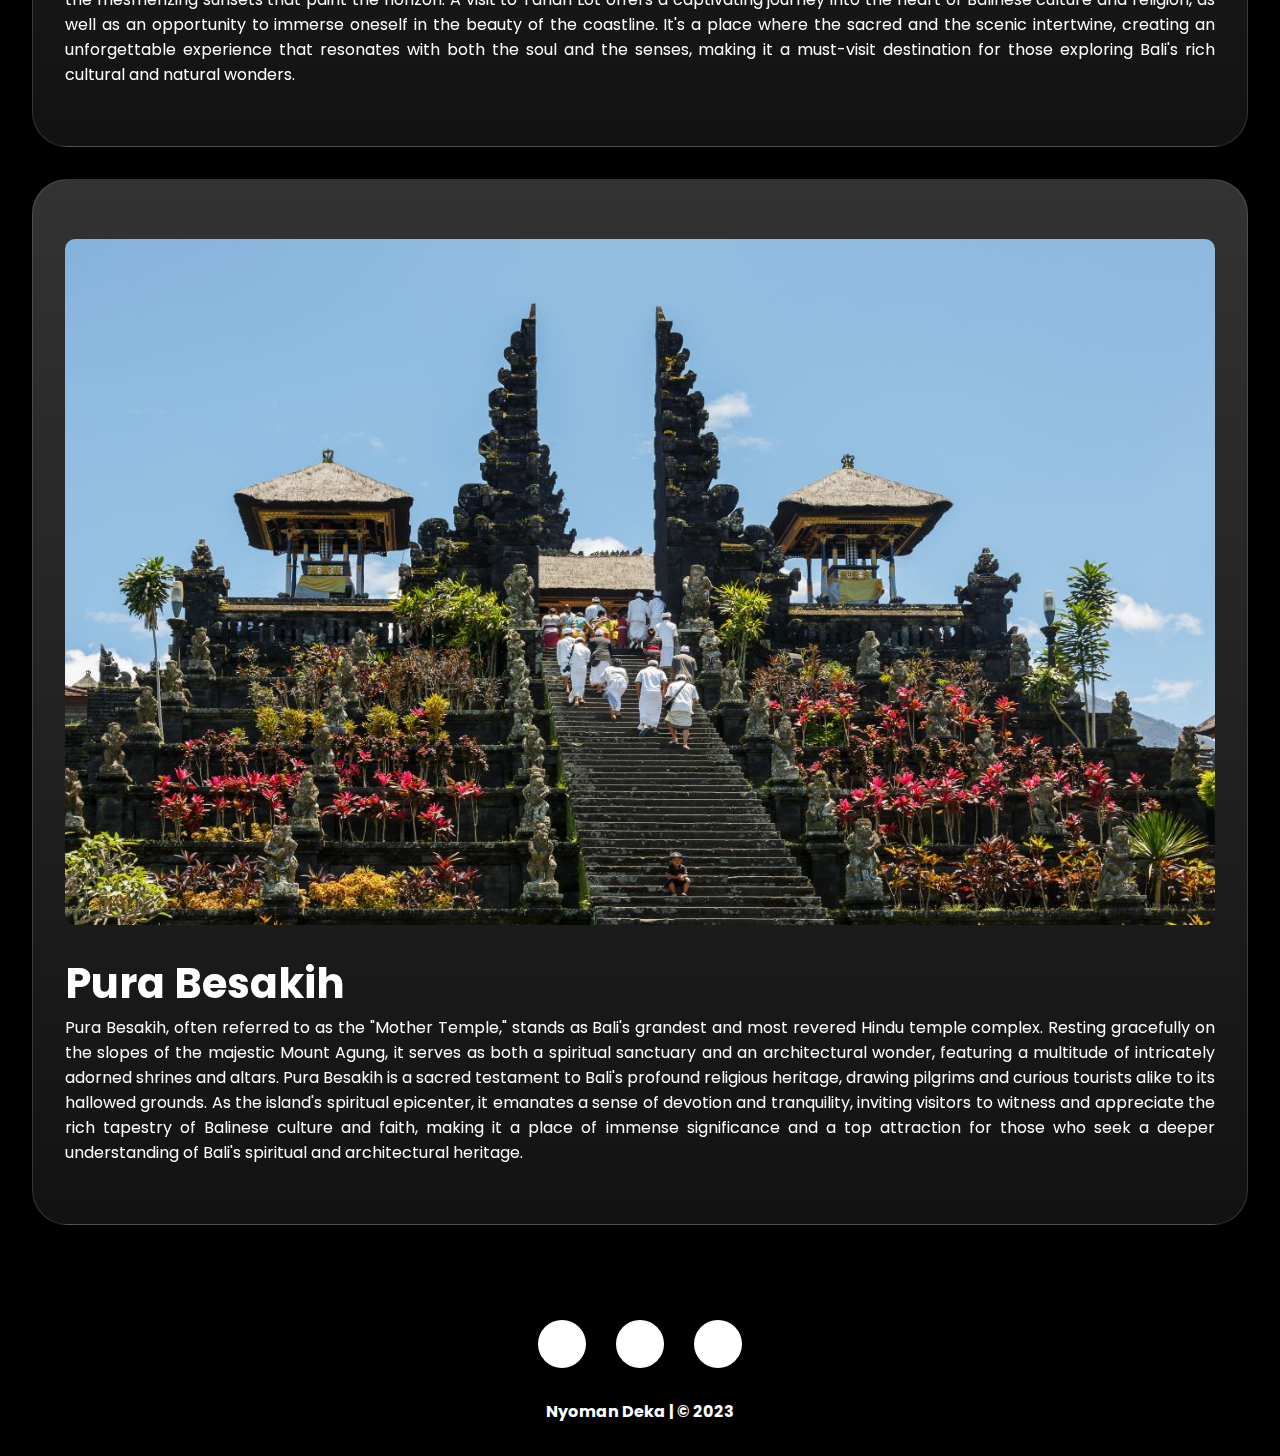
<file: pages/destination-page.html>
<!DOCTYPE html>
<html lang="en">
  <head>
    <meta charset="UTF-8" />
    <meta name="viewport" content="width=device-width, initial-scale=1.0" />
    <title>Wonderful Bali-Destination</title>
    <link rel="icon" href="../images/logowonderfulbali.png" type="images" />
    <link rel="stylesheet" href="../styles/destination-style.css" />
    <link rel="stylesheet" href="../styles/reuse-footer.css" />
    <link rel="stylesheet" href="../styles/reuse-navbar.css" />
    <link
      rel="stylesheet"
      href="https://cdnjs.cloudflare.com/ajax/libs/font-awesome/6.4.2/css/all.min.css"
      integrity="sha512-z3gLpd7yknf1YoNbCzqRKc4qyor8gaKU1qmn+CShxbuBusANI9QpRohGBreCFkKxLhei6S9CQXFEbbKuqLg0DA=="
      crossorigin="anonymous"
      referrerpolicy="no-referrer"
    />
  </head>
  <body>
    <header>
      <div class="transition">
        <nav class="navbar">
          <div class="navbar-brand">
            <a href="../index.html">
              <img src="../images/logowonderfulbali.png" alt="logo" />
            </a>
          </div>
          <div class="icon"><i class="fa-solid fa-bars fa-xl"></i></div>
          <ul class="navbar-list hidden">
            <li class="hidden home"><a href="../index.html">Home</a></li>
            <li><a href="food-page.html">Food</a></li>
            <li><a href="destination-page.html">Destination</a></li>
            <li><a href="dance-page.html">Dance</a></li>
            <li><a href="ritual-page.html">Ritual</a></li>
          </ul>
        </nav>
        <h1>Destination</h1>
      </div>
    </header>
    <main>
      <div class="destination">
        <a href="https://shorturl.at/ABCU6" target="_blank">
          <i class="fa-solid fa-location-dot fa-xl" style="color: #ffffff"></i>
          <img src="../images/destination/pura-ulun-bedugul.jpg" />
        </a>
        <div class="text">
          <h1>Pura Ulun Bedugul</h1>
          <p>
            Pura Ulun Bedugul, also known as Pura Ulun Danu Bratan, stands as a
            breathtaking testament to Balinese spirituality and architecture.
            Nestled serenely on the shores of Lake Bratan in the picturesque
            region of Bedugul, Bali, this ancient water temple holds a special
            place in the hearts of locals and visitors alike. Its primary
            devotion is to Dewi Danu, the revered water goddess, making it a
            sanctuary for seekers of spiritual solace. Encircled by vibrant,
            meticulously tended gardens, the temple offers an oasis of
            tranquility where one can engage in profound moments of reflection.
            Adorned with vibrant offerings and steeped in local customs, Pura
            Ulun Bedugul is a captivating blend of natural beauty, cultural
            significance, and spiritual reverence, making it a must-visit
            destination for those exploring Bali's rich heritage.
          </p>
        </div>
      </div>
      <div class="destination">
        <a href="https://shorturl.at/jEFHJ" target="_blank"
          ><i class="fa-solid fa-location-dot fa-xl" style="color: #ffffff"></i
          ><img src="../images/destination/bhajra-sandhi-monument.jpg" alt=""
        /></a>
        <div class="text">
          <h1>Bhajra Sandhi Monument</h1>
          <p>
            The Bhajra Sandhi Monument, an iconic structure in Denpasar, Bali,
            serves as a powerful symbol of Bali's relentless struggle for
            independence. This remarkable historical landmark stands proudly
            amidst lush and meticulously maintained gardens, offering not only a
            visual treat but also profound insights into Bali's rich cultural
            heritage and the unwavering determination of its people. For history
            enthusiasts and culture aficionados, a visit to the Bhajra Sandhi
            Monument is an absolute imperative. It presents an opportunity to
            delve into the chapters of Bali's history, reliving the pivotal
            moments that shaped the island's destiny. This monument not only
            commemorates Bali's past but also embodies the resilience and
            strength of its people, making it a place of great significance and
            a captivating journey through Bali's history and culture.
          </p>
        </div>
      </div>
      <div class="destination">
        <a href="https://shorturl.at/ciCJW" target="_blank"
          ><i class="fa-solid fa-location-dot fa-xl" style="color: #ffffff"></i
          ><img src="../images/destination/kuta-beach.jpg" alt=""
        /></a>
        <div class="text">
          <h1>Kuta Beach</h1>
          <p>
            Kuta Beach, located in the heart of Bali, Indonesia, stands as a
            renowned coastal gem, luring travelers with the promise of a perfect
            balance between relaxation and adventure. Its pristine shoreline is
            bathed in golden sunlight and celebrated for its breathtaking
            sunsets that cast vibrant hues across the sky, creating enchanting
            evening vistas. Surfers, ranging from novices to seasoned pros,
            flock to Kuta Beach to ride its superb waves, while beyond the
            waves, the beach comes alive with a dynamic nightlife scene. Here,
            an array of bars, restaurants, and clubs cater to diverse tastes,
            ensuring that Kuta remains a hotbed of evening entertainment.
            Blending Bali's rich cultural heritage with modern leisure, Kuta
            Beach offers something for everyone, making it a dynamic and
            enticing destination for all.
          </p>
        </div>
      </div>
      <div class="destination">
        <a href="https://shorturl.at/fkrTV" target="_blank"
          ><i class="fa-solid fa-location-dot fa-xl" style="color: #ffffff"></i
          ><img src="../images/destination/nusa-penida.jpg" alt=""
        /></a>
        <div class="text">
          <h1>Nusa Penida</h1>
          <p>
            Nusa Penida, a mesmerizing island paradise situated along Bali's
            southeast coast, unveils a hidden gem in Indonesia's treasure trove
            of natural beauty. This remote sanctuary boasts breathtaking
            dramatic cliffs, crystal-clear waters that reveal a vibrant marine
            world, and an array of diverse marine life that beckons explorers.
            Nusa Penida presents an exclusive and serene retreat, far removed
            from the bustling tourist hubs of Bali. It's a pristine haven,
            tailored for those with an appreciation for nature's wonders and a
            thirst for adventure. This island, with its untouched charm and
            tranquil surroundings, is a haven for nature enthusiasts and
            adventurers, inviting them to experience the unspoiled beauty of
            Indonesia.
          </p>
        </div>
      </div>
      <div class="destination">
        <a href="https://shorturl.at/bnqHZ" target="_blank"
          ><i class="fa-solid fa-location-dot fa-xl" style="color: #ffffff"></i
          ><img src="../images/destination/tanah-lot.jpg" alt=""
        /></a>
        <div class="text">
          <h1>Tanah Lot</h1>
          <p>
            Tanah Lot, an awe-inspiring offshore rock formation in Bali, stands
            as a testament to the island's deep spiritual roots, with a temple
            perched atop its rugged surface. This iconic site serves as a symbol
            of Balinese spirituality, providing a picturesque and enchanting
            setting, particularly during the mesmerizing sunsets that paint the
            horizon. A visit to Tanah Lot offers a captivating journey into the
            heart of Balinese culture and religion, as well as an opportunity to
            immerse oneself in the beauty of the coastline. It's a place where
            the sacred and the scenic intertwine, creating an unforgettable
            experience that resonates with both the soul and the senses, making
            it a must-visit destination for those exploring Bali's rich cultural
            and natural wonders.
          </p>
        </div>
      </div>
      <div class="destination">
        <a href="https://shorturl.at/uCI35" target="_blank"
          ><i class="fa-solid fa-location-dot fa-xl" style="color: #ffffff"></i
          ><img src="../images/destination/pura-besakih.jpg" alt=""
        /></a>
        <div class="text">
          <h1>Pura Besakih</h1>
          <p>
            Pura Besakih, often referred to as the "Mother Temple," stands as
            Bali's grandest and most revered Hindu temple complex. Resting
            gracefully on the slopes of the majestic Mount Agung, it serves as
            both a spiritual sanctuary and an architectural wonder, featuring a
            multitude of intricately adorned shrines and altars. Pura Besakih is
            a sacred testament to Bali's profound religious heritage, drawing
            pilgrims and curious tourists alike to its hallowed grounds. As the
            island's spiritual epicenter, it emanates a sense of devotion and
            tranquility, inviting visitors to witness and appreciate the rich
            tapestry of Balinese culture and faith, making it a place of immense
            significance and a top attraction for those who seek a deeper
            understanding of Bali's spiritual and architectural heritage.
          </p>
        </div>
      </div>
    </main>
    <footer>
      <div class="social">
        <div class="wrapper">
          <div class="icon linkedin">
            <a
              href="https://www.linkedin.com/in/nyoman-deka-0b3495260/"
              target="_blank"
              ><i class="fa-brands fa-linkedin"></i
            ></a>
          </div>
          <div class="icon instagram">
            <a href="https://www.instagram.com/dekamahesvara/" target="_blank"
              ><i class="fa-brands fa-square-instagram"></i
            ></a>
          </div>
          <div class="icon github">
            <a href="https://github.com/dekamahesvara" target="_blank"
              ><i class="fa-brands fa-square-github"></i
            ></a>
          </div>
        </div>
      </div>
      <div class="credit">
        <p>Nyoman Deka | &copy; 2023</p>
      </div>
    </footer>
    <script src="../scripts/script.js"></script>
  </body>
</html>
</file>
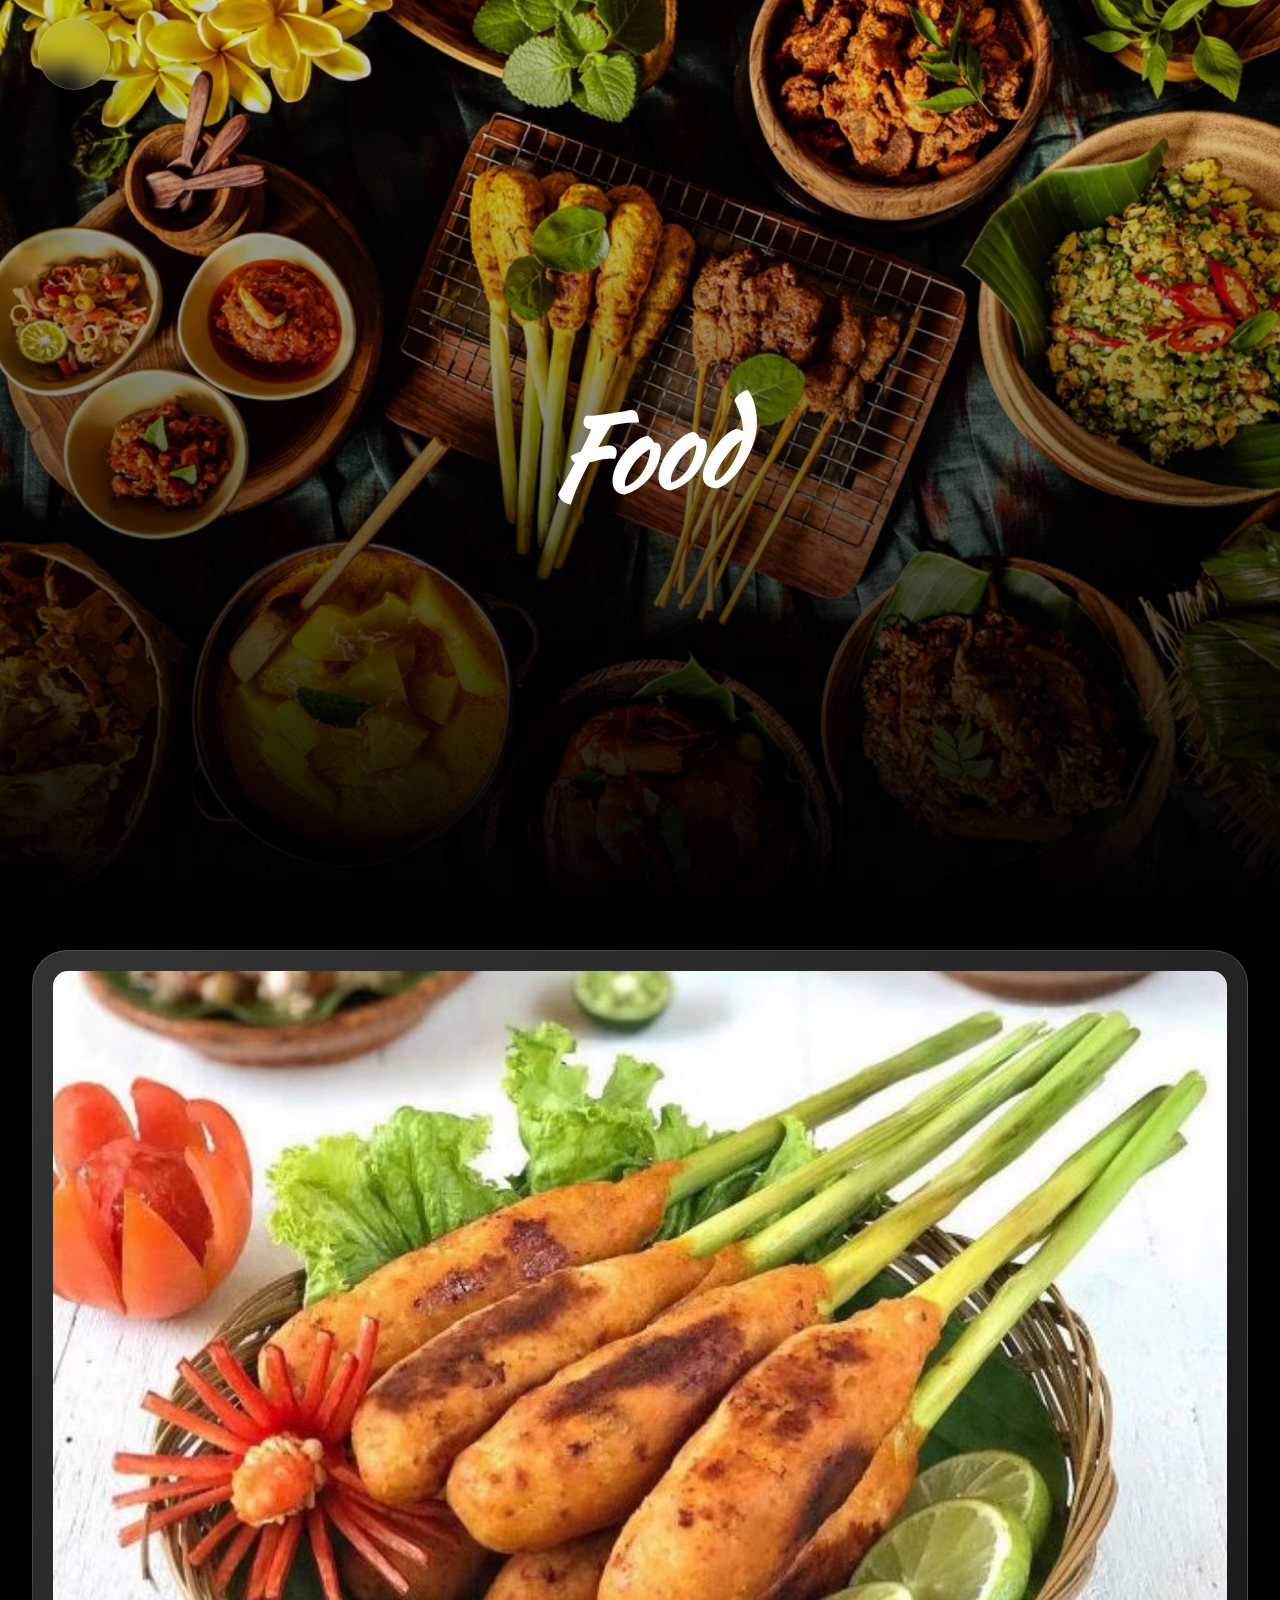
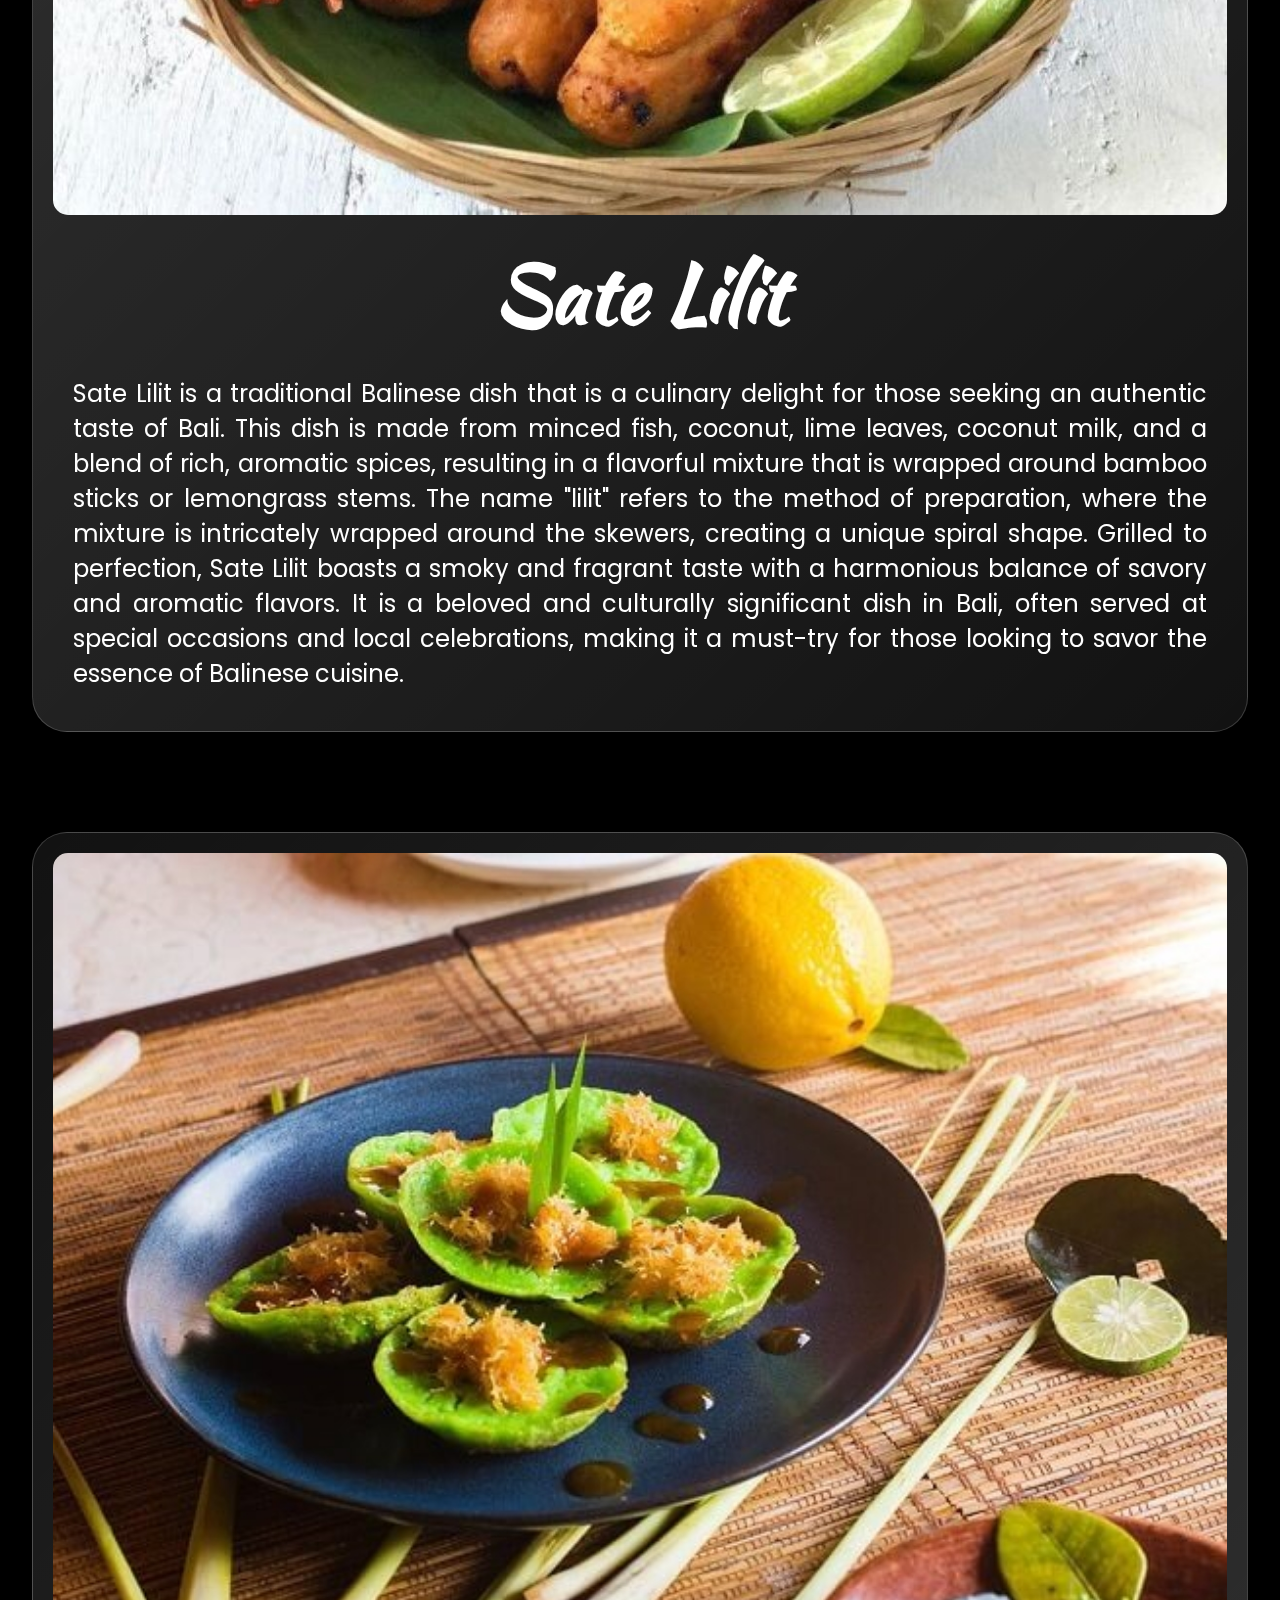
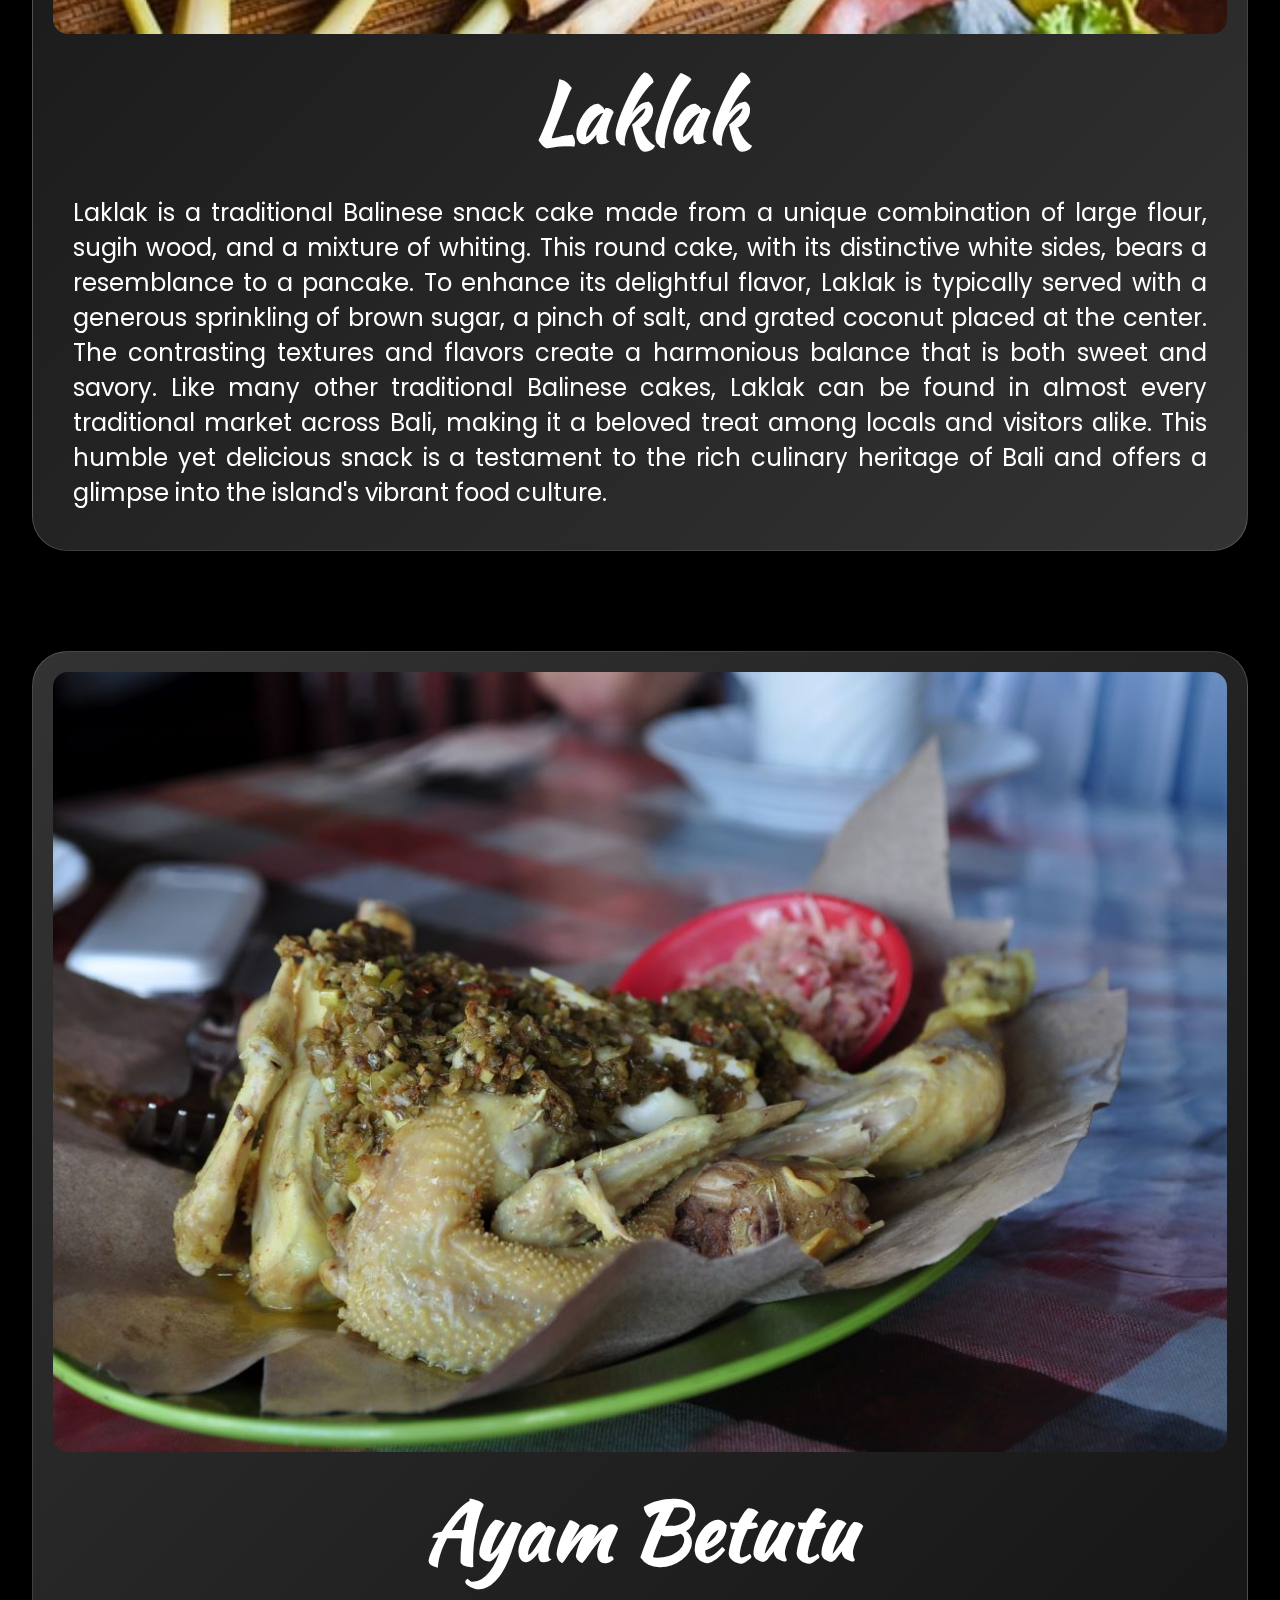
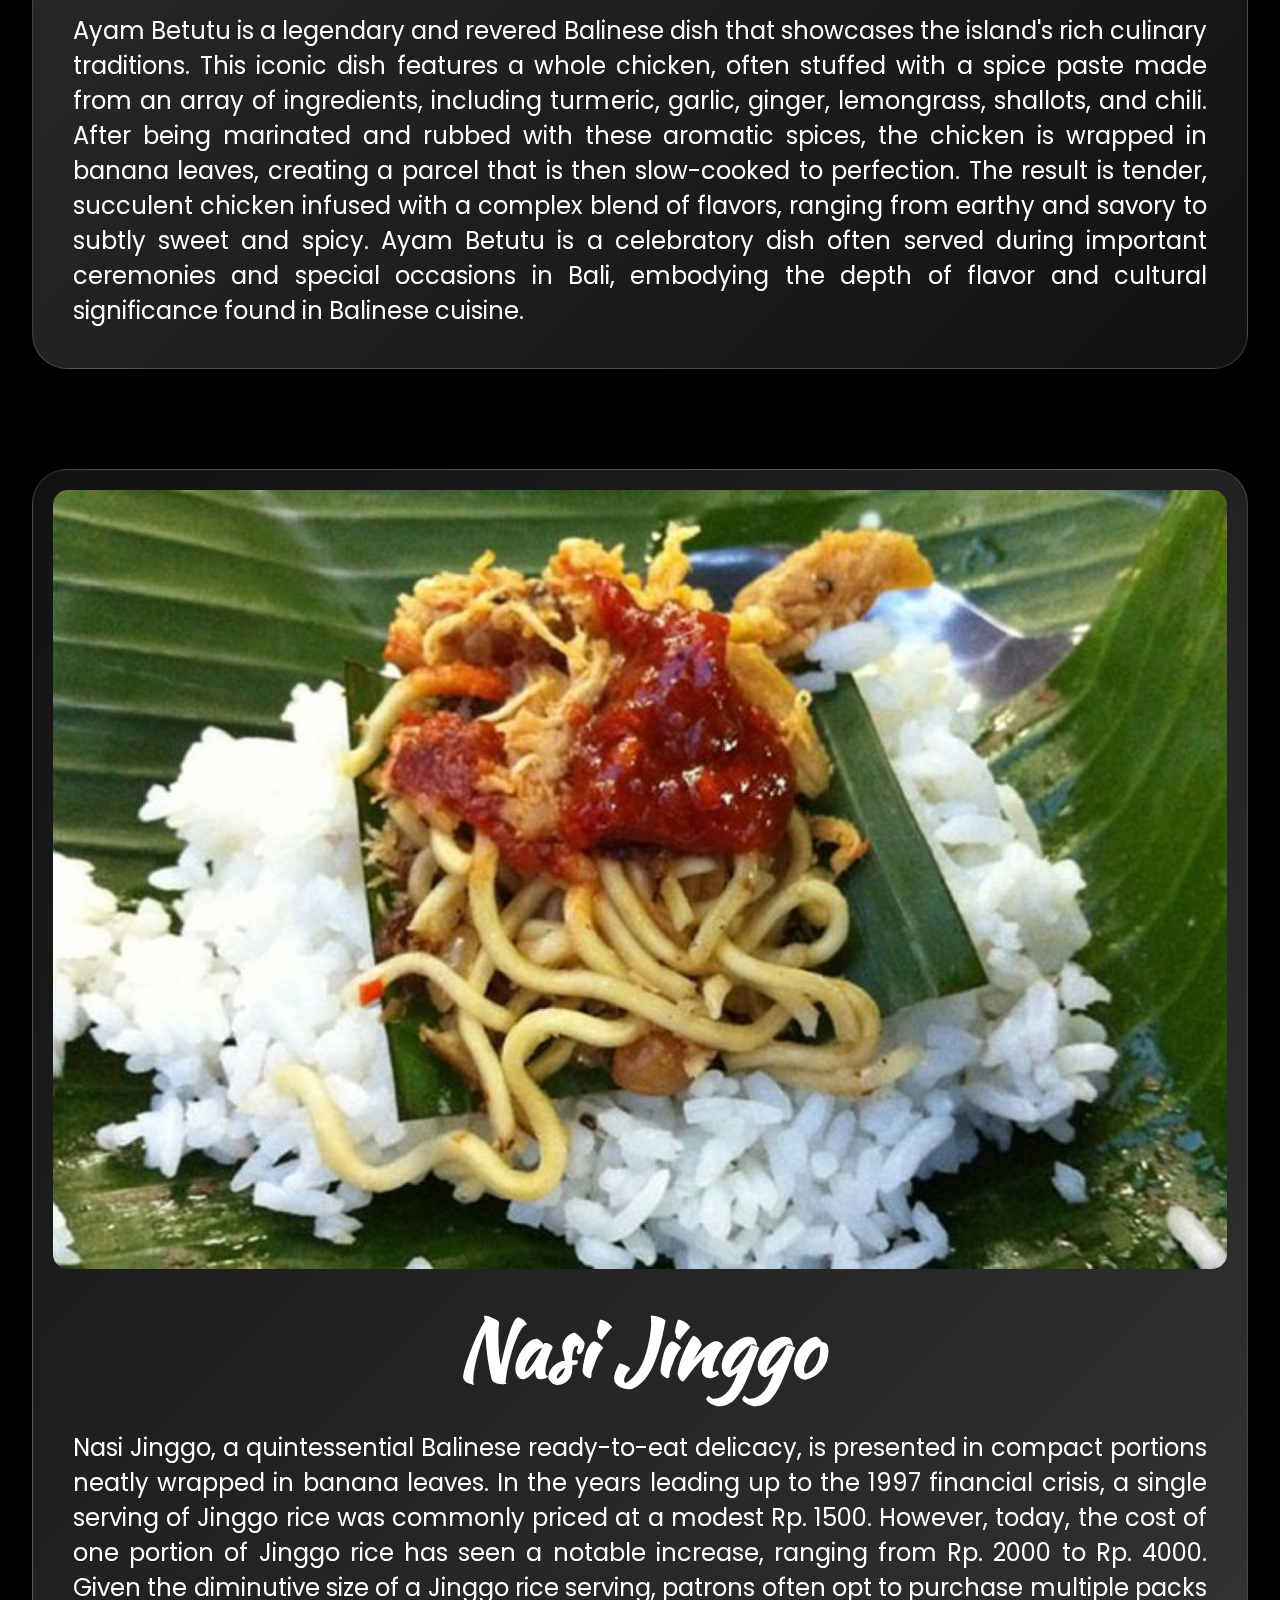
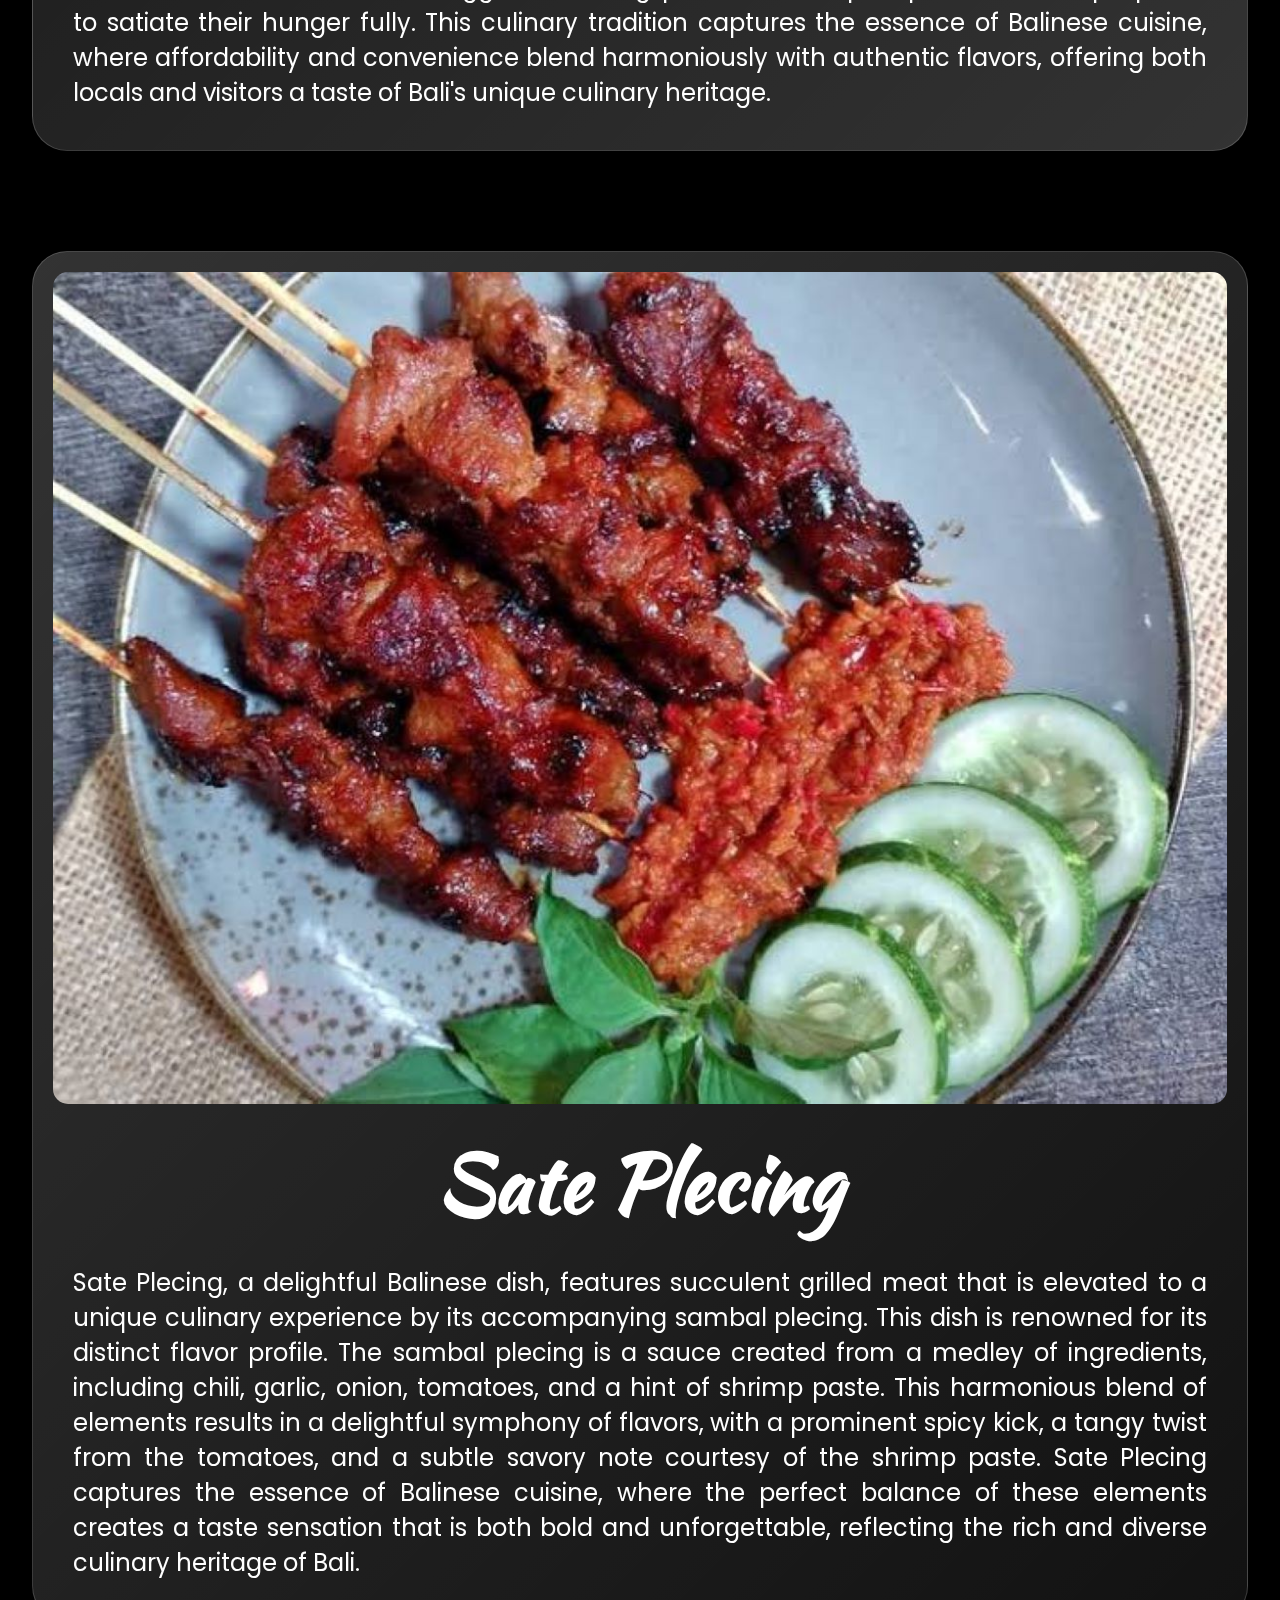
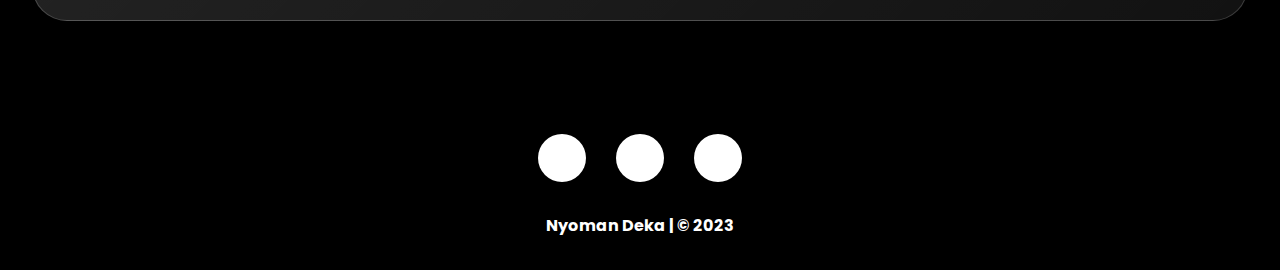
<file: pages/food-page.html>
<!DOCTYPE html>
<html lang="en">
  <head>
    <meta charset="UTF-8" />
    <meta name="viewport" content="width=device-width, initial-scale=1.0" />
    <title>Wonderful Bali-Food</title>
    <link rel="icon" href="../images/logowonderfulbali.png" type="images" />
    <link rel="stylesheet" href="../styles/food-style.css" />
    <link rel="stylesheet" href="../styles/reuse-footer.css" />
    <link rel="stylesheet" href="../styles/reuse-navbar.css" />
    <link
      rel="stylesheet"
      href="https://cdnjs.cloudflare.com/ajax/libs/font-awesome/6.4.2/css/all.min.css"
      integrity="sha512-z3gLpd7yknf1YoNbCzqRKc4qyor8gaKU1qmn+CShxbuBusANI9QpRohGBreCFkKxLhei6S9CQXFEbbKuqLg0DA=="
      crossorigin="anonymous"
      referrerpolicy="no-referrer"
    />
  </head>
  <body>
    <header>
      <div class="transition">
        <nav class="navbar">
          <div class="navbar-brand">
            <a href="../index.html">
              <img src="../images/logowonderfulbali.png" alt="logo" />
            </a>
          </div>
          <div class="icon"><i class="fa-solid fa-bars fa-xl"></i></div>
          <ul class="navbar-list hidden">
            <li class="hidden home"><a href="../index.html">Home</a></li>
            <li><a href="food-page.html">Food</a></li>
            <li><a href="destination-page.html">Destination</a></li>
            <li><a href="dance-page.html">Dance</a></li>
            <li><a href="ritual-page.html">Ritual</a></li>
          </ul>
        </nav>
        <h1>Food</h1>
      </div>
    </header>
    <main>
      <div class="makanan">
        <div class="box">
          <img src="../images/food/sate lilit.jpg" />
          <article>
            <h1>Sate Lilit</h1>
            <p>
              Sate Lilit is a traditional Balinese dish that is a culinary
              delight for those seeking an authentic taste of Bali. This dish is
              made from minced fish, coconut, lime leaves, coconut milk, and a
              blend of rich, aromatic spices, resulting in a flavorful mixture
              that is wrapped around bamboo sticks or lemongrass stems. The name
              "lilit" refers to the method of preparation, where the mixture is
              intricately wrapped around the skewers, creating a unique spiral
              shape. Grilled to perfection, Sate Lilit boasts a smoky and
              fragrant taste with a harmonious balance of savory and aromatic
              flavors. It is a beloved and culturally significant dish in Bali,
              often served at special occasions and local celebrations, making
              it a must-try for those looking to savor the essence of Balinese
              cuisine.
            </p>
          </article>
        </div>
      </div>
      <div class="makanan">
        <div class="box">
          <article>
            <h1>Laklak</h1>
            <p>
              Laklak is a traditional Balinese snack cake made from a unique combination of large flour, sugih wood, and a mixture of whiting. This round cake, with its distinctive white sides, bears a resemblance to a pancake. To enhance its delightful flavor, Laklak is typically served with a generous sprinkling of brown sugar, a pinch of salt, and grated coconut placed at the center. The contrasting textures and flavors create a harmonious balance that is both sweet and savory. Like many other traditional Balinese cakes, Laklak can be found in almost every traditional market across Bali, making it a beloved treat among locals and visitors alike. This humble yet delicious snack is a testament to the rich culinary heritage of Bali and offers a glimpse into the island's vibrant food culture.
            </p>
          </article>
          <img src="../images/food/laklak.jpg" />
        </div>
      </div>
      <div class="makanan">
        <div class="box">
          <img src="../images/food/ayam betutu.jpg" />
          <article>
            <h1>Ayam Betutu</h1>
            <p>
              Ayam Betutu is a legendary and revered Balinese dish that
              showcases the island's rich culinary traditions. This iconic dish
              features a whole chicken, often stuffed with a spice paste made
              from an array of ingredients, including turmeric, garlic, ginger,
              lemongrass, shallots, and chili. After being marinated and rubbed
              with these aromatic spices, the chicken is wrapped in banana
              leaves, creating a parcel that is then slow-cooked to perfection.
              The result is tender, succulent chicken infused with a complex
              blend of flavors, ranging from earthy and savory to subtly sweet
              and spicy. Ayam Betutu is a celebratory dish often served during
              important ceremonies and special occasions in Bali, embodying the
              depth of flavor and cultural significance found in Balinese
              cuisine.
            </p>
          </article>
        </div>
      </div>
      <div class="makanan">
        <div class="box">
          <article>
            <h1>Nasi Jinggo</h1>
            <p>
              Nasi Jinggo, a quintessential Balinese ready-to-eat delicacy, is
              presented in compact portions neatly wrapped in banana leaves. In
              the years leading up to the 1997 financial crisis, a single
              serving of Jinggo rice was commonly priced at a modest Rp. 1500.
              However, today, the cost of one portion of Jinggo rice has seen a
              notable increase, ranging from Rp. 2000 to Rp. 4000. Given the
              diminutive size of a Jinggo rice serving, patrons often opt to
              purchase multiple packs to satiate their hunger fully. This
              culinary tradition captures the essence of Balinese cuisine, where
              affordability and convenience blend harmoniously with authentic
              flavors, offering both locals and visitors a taste of Bali's
              unique culinary heritage.
            </p>
          </article>
          <img src="../images/food/nasi jinggo.jpg" />
        </div>
      </div>
      <div class="makanan">
        <div class="box">
          <img src="../images/food/sate plecing.jpg" />
          <article>
            <h1>Sate Plecing</h1>
            <p>
              Sate Plecing, a delightful Balinese dish, features succulent
              grilled meat that is elevated to a unique culinary experience by
              its accompanying sambal plecing. This dish is renowned for its
              distinct flavor profile. The sambal plecing is a sauce created
              from a medley of ingredients, including chili, garlic, onion,
              tomatoes, and a hint of shrimp paste. This harmonious blend of
              elements results in a delightful symphony of flavors, with a
              prominent spicy kick, a tangy twist from the tomatoes, and a
              subtle savory note courtesy of the shrimp paste. Sate Plecing
              captures the essence of Balinese cuisine, where the perfect
              balance of these elements creates a taste sensation that is both
              bold and unforgettable, reflecting the rich and diverse culinary
              heritage of Bali.
            </p>
          </article>
        </div>
      </div>
    </main>
    <footer>
      <div class="social">
        <div class="wrapper">
          <div class="icon linkedin">
            <a
              href="https://www.linkedin.com/in/nyoman-deka-0b3495260/"
              target="_blank"
              ><i class="fa-brands fa-linkedin"></i
            ></a>
          </div>
          <div class="icon instagram">
            <a href="https://www.instagram.com/dekamahesvara/" target="_blank"
              ><i class="fa-brands fa-square-instagram"></i
            ></a>
          </div>
          <div class="icon github">
            <a href="https://github.com/dekamahesvara" target="_blank"
              ><i class="fa-brands fa-square-github"></i
            ></a>
          </div>
        </div>
      </div>
      <div class="credit">
        <p>Nyoman Deka | &copy; 2023</p>
      </div>
    </footer>
    <script src="../scripts/script.js"></script>
  </body>
</html>
</file>
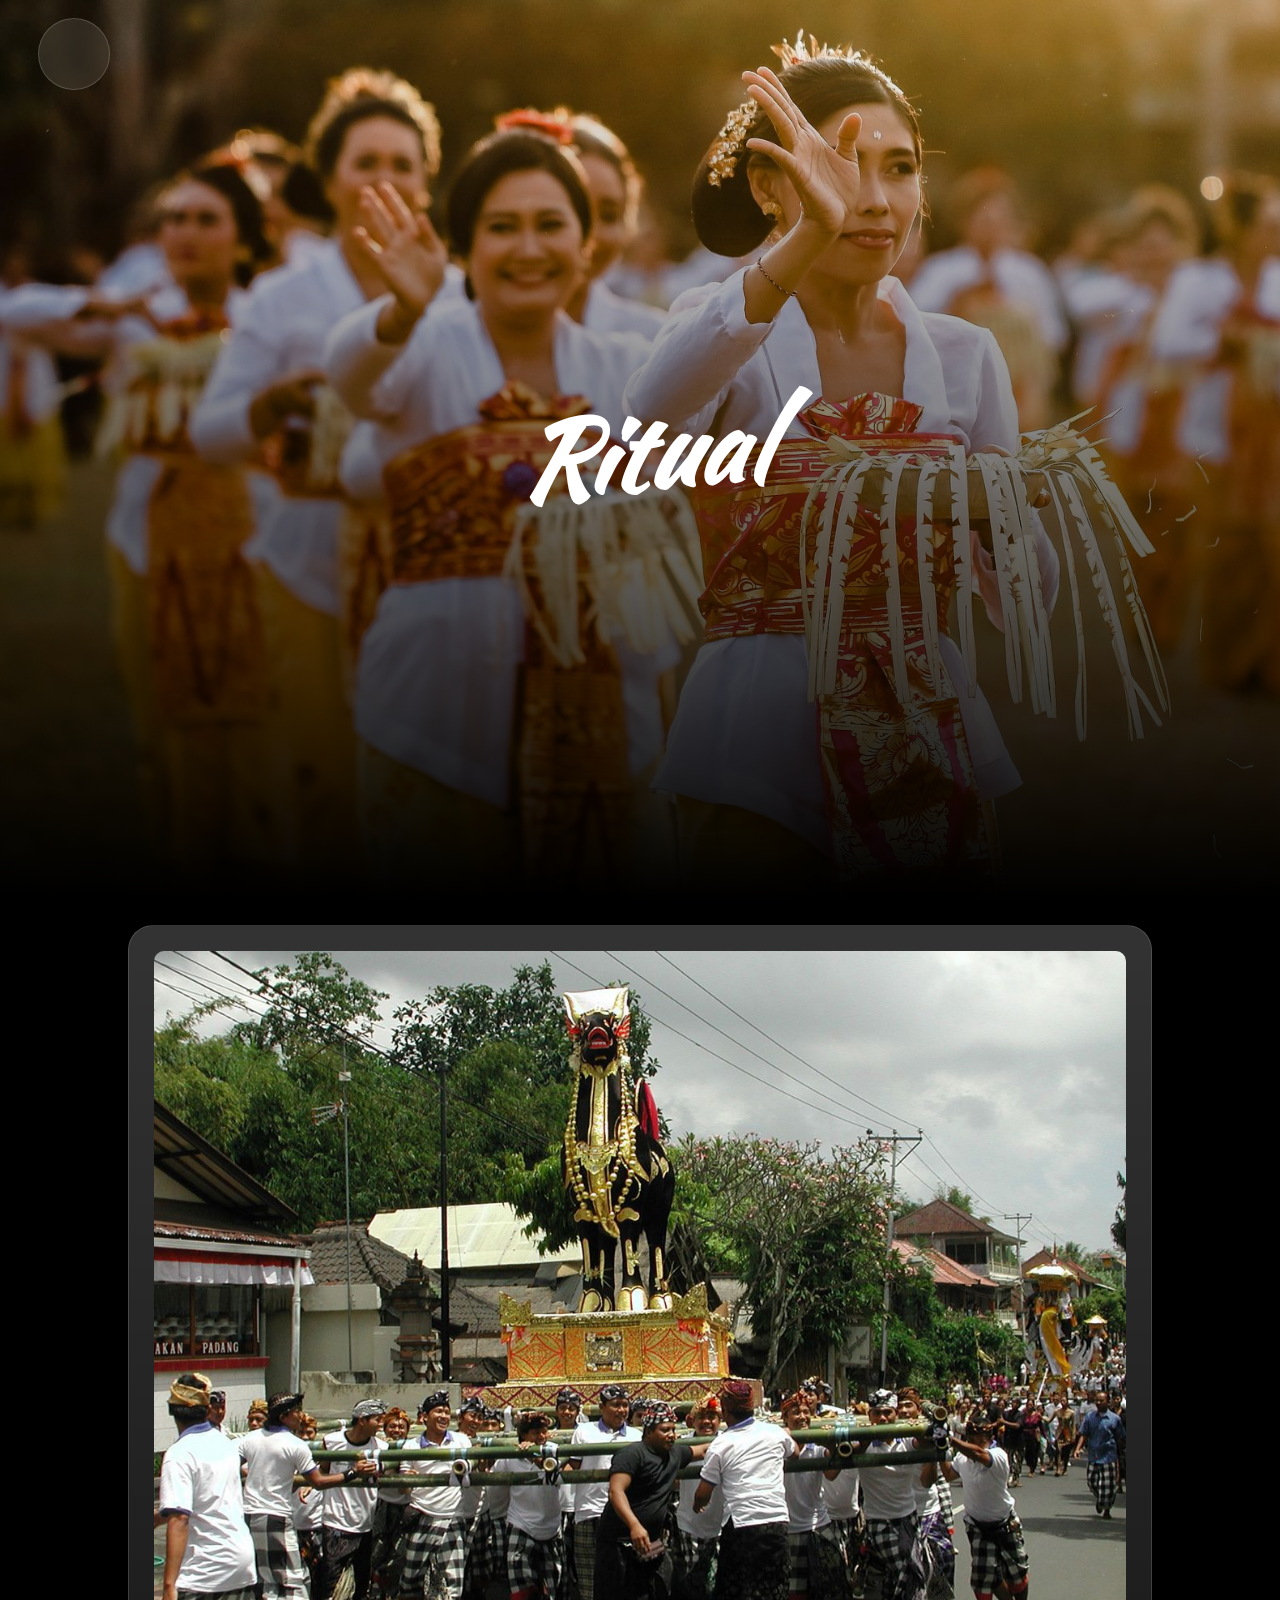
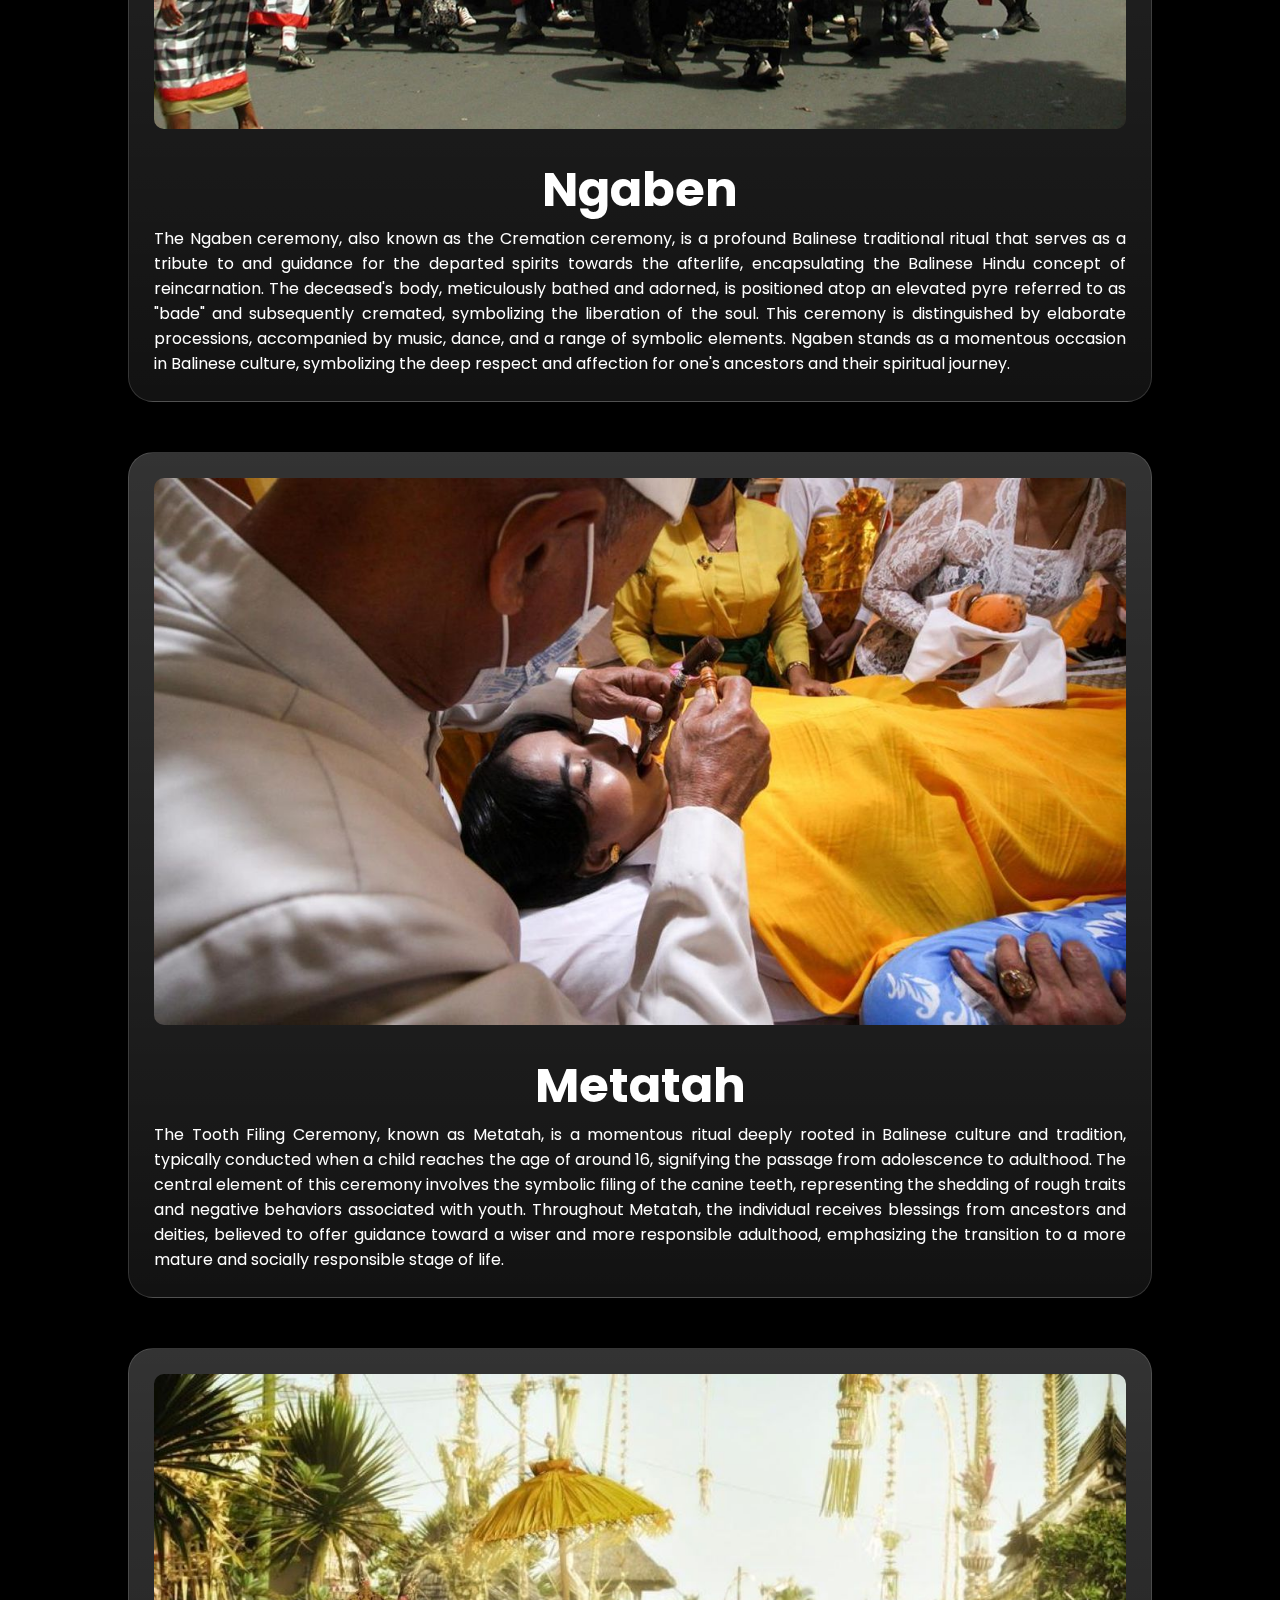
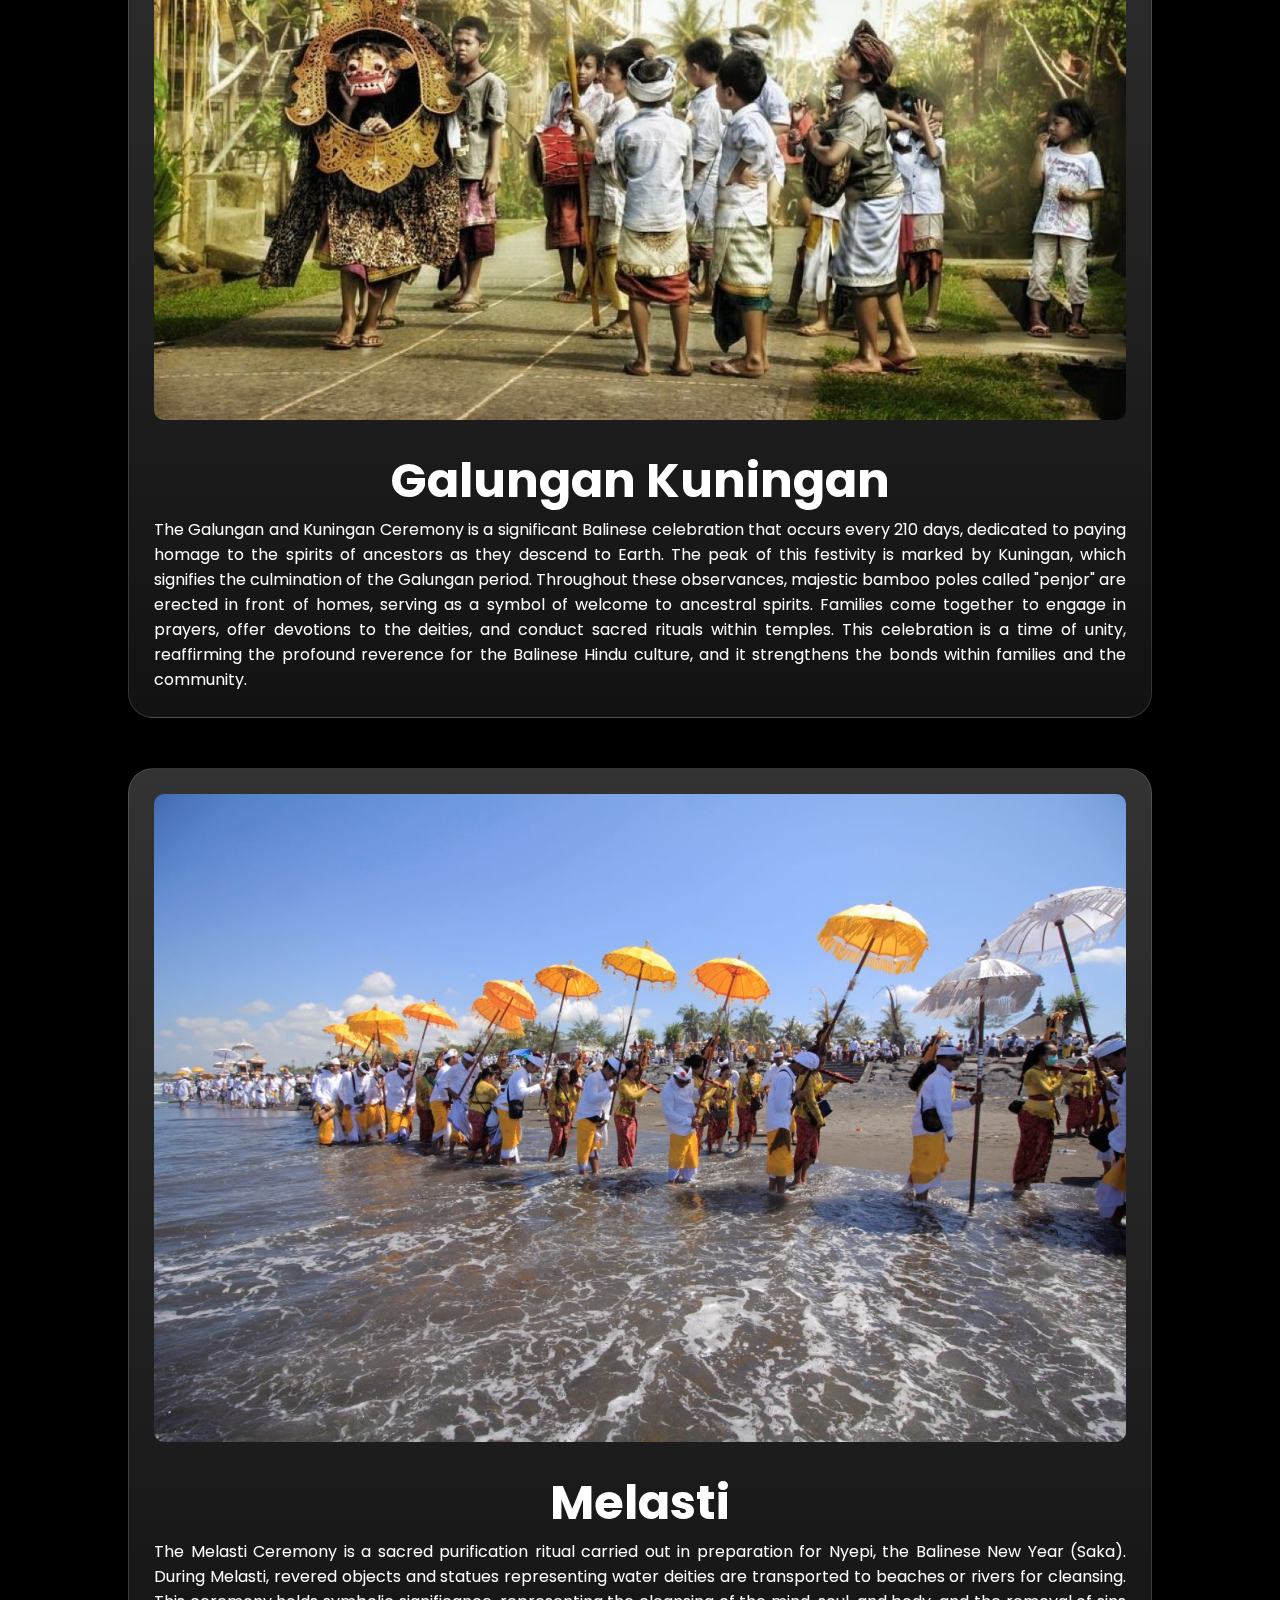
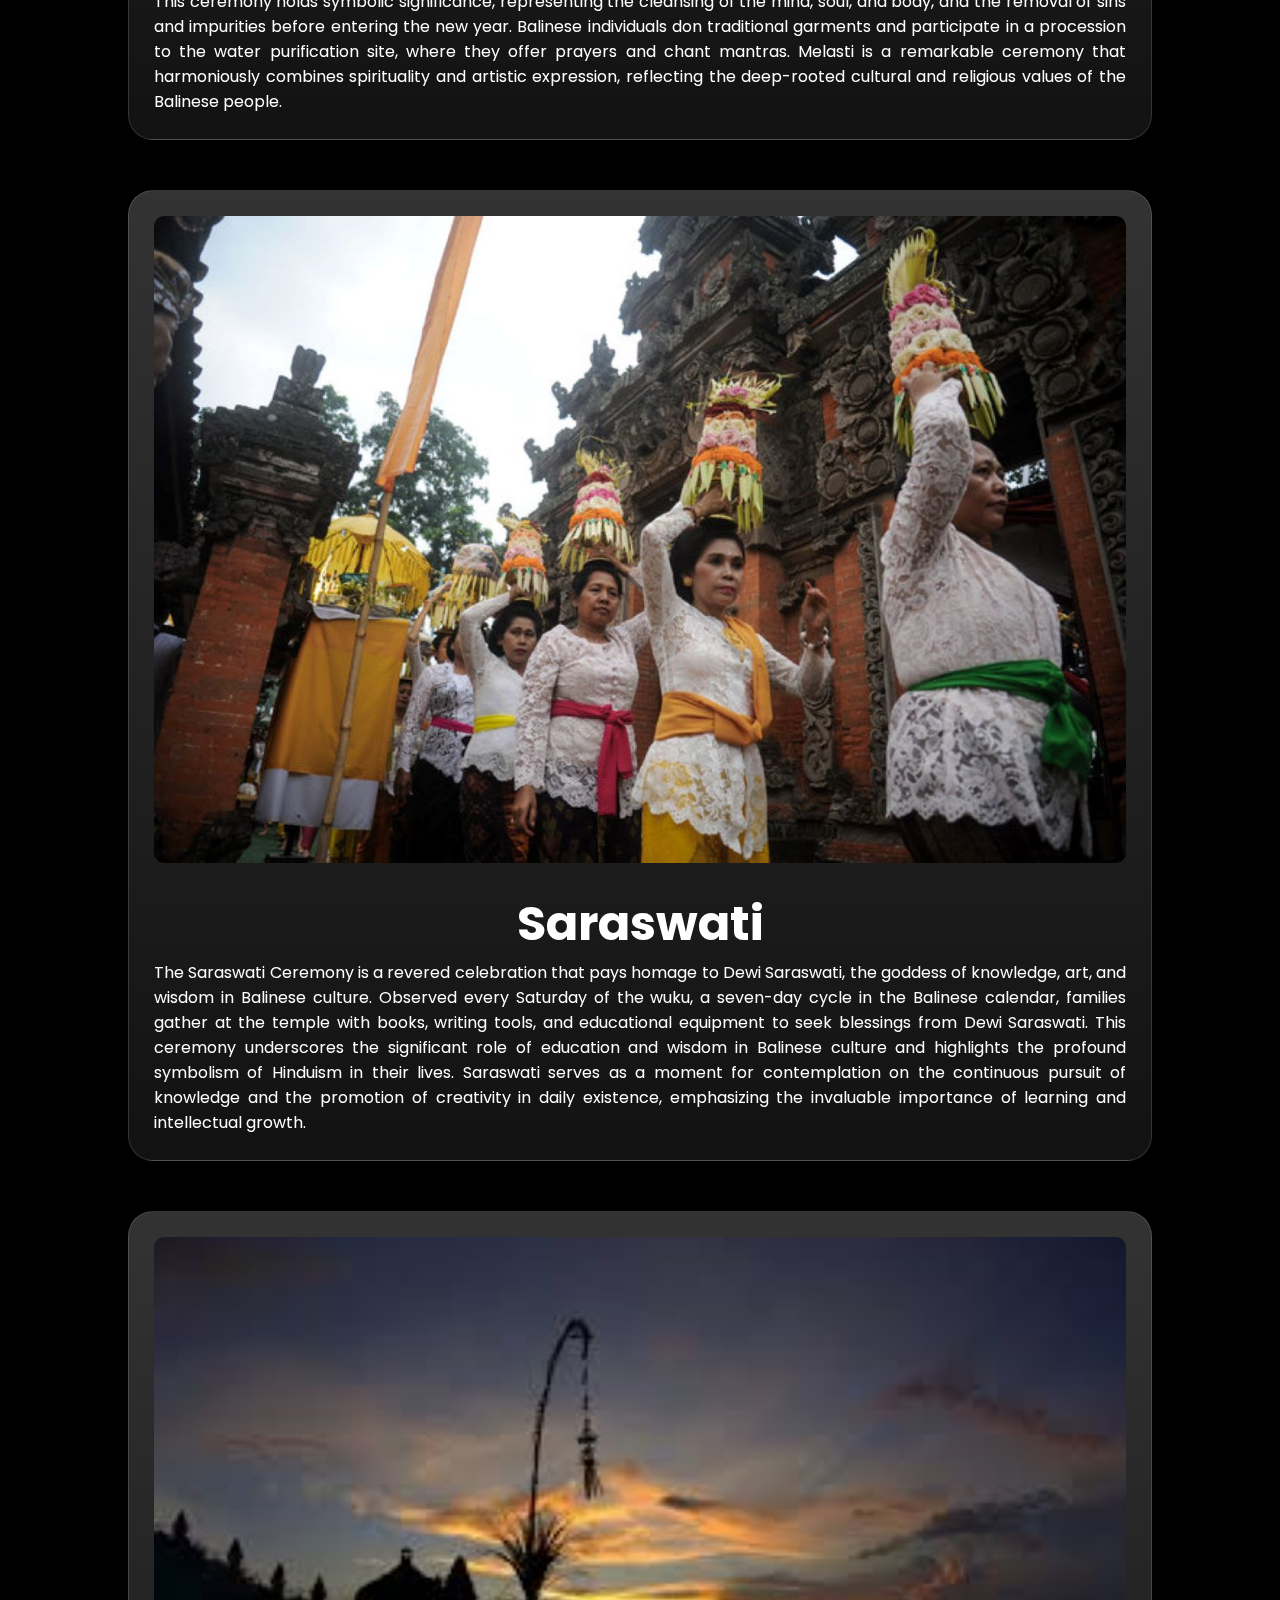
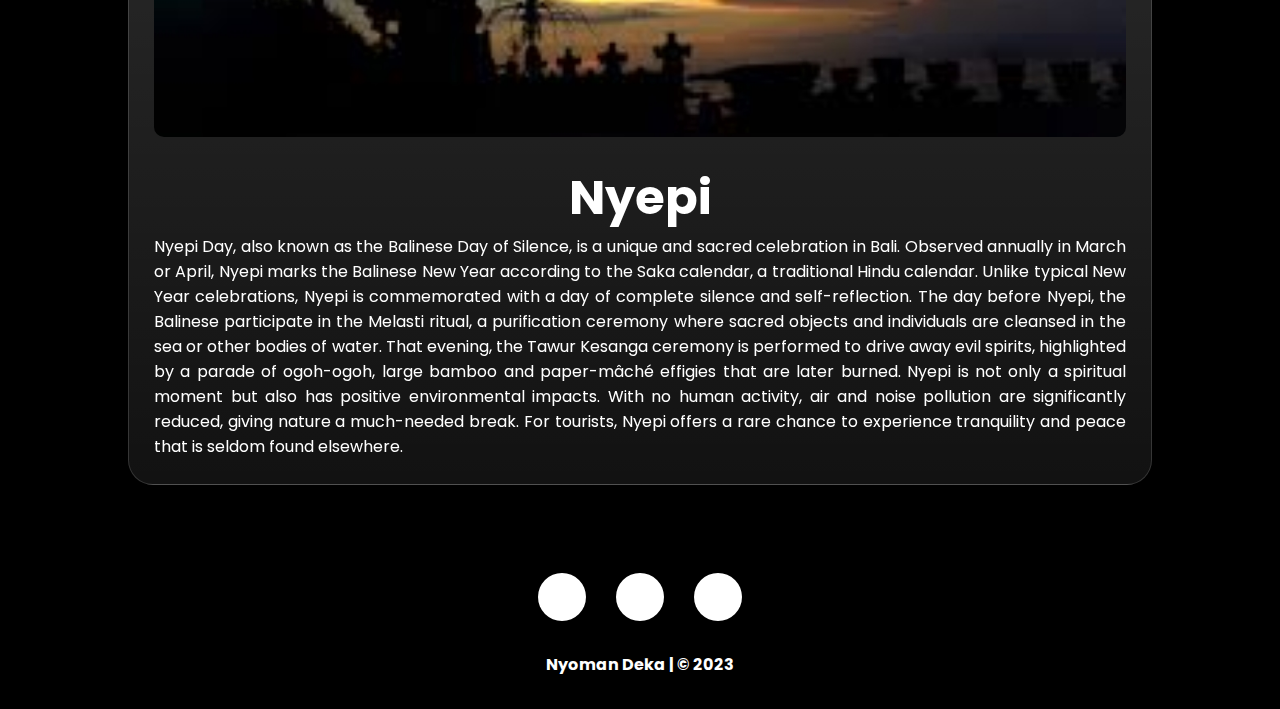
<file: pages/ritual-page.html>
<!DOCTYPE html>
<html lang="en">
  <head>
    <meta charset="UTF-8" />
    <meta name="viewport" content="width=device-width, initial-scale=1.0" />
    <title>Wonderful Bali-Ritual</title>
    <link rel="icon" href="../images/logowonderfulbali.png" type="images" />
    <link rel="stylesheet" href="../styles/ritual-style.css" />
    <link rel="stylesheet" href="../styles/reuse-footer.css" />
    <link rel="stylesheet" href="../styles/reuse-navbar.css" />
    <link
      rel="stylesheet"
      href="https://cdnjs.cloudflare.com/ajax/libs/font-awesome/6.4.2/css/all.min.css"
      integrity="sha512-z3gLpd7yknf1YoNbCzqRKc4qyor8gaKU1qmn+CShxbuBusANI9QpRohGBreCFkKxLhei6S9CQXFEbbKuqLg0DA=="
      crossorigin="anonymous"
      referrerpolicy="no-referrer"
    />
  </head>
  <body>
    <header>
      <div class="transition">
        <nav class="navbar">
          <div class="navbar-brand">
            <a href="../index.html">
              <img src="../images/logowonderfulbali.png" alt="logo" />
            </a>
          </div>
          <div class="icon"><i class="fa-solid fa-bars fa-xl"></i></div>
          <ul class="navbar-list hidden">
            <li class="hidden home"><a href="../index.html">Home</a></li>
            <li><a href="food-page.html">Food</a></li>
            <li><a href="destination-page.html">Destination</a></li>
            <li><a href="dance-page.html">Dance</a></li>
            <li><a href="ritual-page.html">Ritual</a></li>
          </ul>
        </nav>
        <h1>Ritual</h1>
      </div>
    </header>
    <main>
      <div class="box">
        <img src="../images/ritual/ngaben.jpg" alt="" />
        <h1>Ngaben</h1>
        <p>
          The Ngaben ceremony, also known as the Cremation ceremony, is a
          profound Balinese traditional ritual that serves as a tribute to and
          guidance for the departed spirits towards the afterlife, encapsulating
          the Balinese Hindu concept of reincarnation. The deceased's body,
          meticulously bathed and adorned, is positioned atop an elevated pyre
          referred to as "bade" and subsequently cremated, symbolizing the
          liberation of the soul. This ceremony is distinguished by elaborate
          processions, accompanied by music, dance, and a range of symbolic
          elements. Ngaben stands as a momentous occasion in Balinese culture,
          symbolizing the deep respect and affection for one's ancestors and
          their spiritual journey.
        </p>
      </div>
      <div class="box">
        <img src="../images/ritual/metatah.jpeg.jpg" alt="" />
        <h1>Metatah</h1>
        <p>
          The Tooth Filing Ceremony, known as Metatah, is a momentous ritual
          deeply rooted in Balinese culture and tradition, typically conducted
          when a child reaches the age of around 16, signifying the passage from
          adolescence to adulthood. The central element of this ceremony
          involves the symbolic filing of the canine teeth, representing the
          shedding of rough traits and negative behaviors associated with youth.
          Throughout Metatah, the individual receives blessings from ancestors
          and deities, believed to offer guidance toward a wiser and more
          responsible adulthood, emphasizing the transition to a more mature and
          socially responsible stage of life.
        </p>
      </div>
      <div class="box">
        <img src="../images/ritual/galungankuningan.jpg" alt="" />
        <h1>Galungan Kuningan</h1>
        <p>
          The Galungan and Kuningan Ceremony is a significant Balinese
          celebration that occurs every 210 days, dedicated to paying homage to
          the spirits of ancestors as they descend to Earth. The peak of this
          festivity is marked by Kuningan, which signifies the culmination of
          the Galungan period. Throughout these observances, majestic bamboo
          poles called "penjor" are erected in front of homes, serving as a
          symbol of welcome to ancestral spirits. Families come together to
          engage in prayers, offer devotions to the deities, and conduct sacred
          rituals within temples. This celebration is a time of unity,
          reaffirming the profound reverence for the Balinese Hindu culture, and
          it strengthens the bonds within families and the community.
        </p>
      </div>
      <div class="box">
        <img src="../images/ritual/melasti.jpg" alt="" />
        <h1>Melasti</h1>
        <p>
          The Melasti Ceremony is a sacred purification ritual carried out in
          preparation for Nyepi, the Balinese New Year (Saka). During Melasti,
          revered objects and statues representing water deities are transported
          to beaches or rivers for cleansing. This ceremony holds symbolic
          significance, representing the cleansing of the mind, soul, and body,
          and the removal of sins and impurities before entering the new year.
          Balinese individuals don traditional garments and participate in a
          procession to the water purification site, where they offer prayers
          and chant mantras. Melasti is a remarkable ceremony that harmoniously
          combines spirituality and artistic expression, reflecting the
          deep-rooted cultural and religious values of the Balinese people.
        </p>
      </div>
      <div class="box">
        <img src="../images/ritual/saraswati.jpg" alt="" />
        <h1>Saraswati</h1>
        <p>
          The Saraswati Ceremony is a revered celebration that pays homage to
          Dewi Saraswati, the goddess of knowledge, art, and wisdom in Balinese
          culture. Observed every Saturday of the wuku, a seven-day cycle in the
          Balinese calendar, families gather at the temple with books, writing
          tools, and educational equipment to seek blessings from Dewi
          Saraswati. This ceremony underscores the significant role of education
          and wisdom in Balinese culture and highlights the profound symbolism
          of Hinduism in their lives. Saraswati serves as a moment for
          contemplation on the continuous pursuit of knowledge and the promotion
          of creativity in daily existence, emphasizing the invaluable
          importance of learning and intellectual growth.
        </p>
      </div>
      <div class="box">
        <img src="../images/ritual/nyepi.jpg" alt="" />
        <h1>Nyepi</h1>
        <p>
          Nyepi Day, also known as the Balinese Day of Silence, is a unique and sacred celebration in Bali. Observed annually in March or April, Nyepi marks the Balinese New Year according to the Saka calendar, a traditional Hindu calendar. Unlike typical New Year celebrations, Nyepi is commemorated with a day of complete silence and self-reflection. The day before Nyepi, the Balinese participate in the Melasti ritual, a purification ceremony where sacred objects and individuals are cleansed in the sea or other bodies of water. That evening, the Tawur Kesanga ceremony is performed to drive away evil spirits, highlighted by a parade of ogoh-ogoh, large bamboo and paper-mâché effigies that are later burned. Nyepi is not only a spiritual moment but also has positive environmental impacts. With no human activity, air and noise pollution are significantly reduced, giving nature a much-needed break. For tourists, Nyepi offers a rare chance to experience tranquility and peace that is seldom found elsewhere.
        </p>
      </div>
    </main>
    <footer>
      <div class="social">
        <div class="wrapper">
          <div class="icon linkedin">
            <a
              href="https://www.linkedin.com/in/nyoman-deka-0b3495260/"
              target="_blank"
              ><i class="fa-brands fa-linkedin"></i
            ></a>
          </div>
          <div class="icon instagram">
            <a href="https://www.instagram.com/dekamahesvara/" target="_blank"
              ><i class="fa-brands fa-square-instagram"></i
            ></a>
          </div>
          <div class="icon github">
            <a href="https://github.com/dekamahesvara" target="_blank"
              ><i class="fa-brands fa-square-github"></i
            ></a>
          </div>
        </div>
      </div>
      <div class="credit">
        <p>Nyoman Deka | &copy; 2023</p>
      </div>
    </footer>
    <script src="../scripts/script.js"></script>
  </body>
</html>
</file>
<file: styles/landing-style.css>
@import url('https://fonts.googleapis.com/css2?family=Kaushan+Script&family=Poppins&family=Quicksand:wght@500;700&display=swap');


*{
  padding: 0;
  margin: 0;  
  box-sizing: border-box;
  scroll-behavior: smooth;
}

*::-webkit-scrollbar {
  display: none;
}

header{
  position: relative;
  height: 100vh;
  background-image: url(../images/pages/landing-bg.jpg);
  background-repeat: no-repeat;
  background-size: cover;
}

header article{
  background:  linear-gradient(to bottom, rgba(0, 0, 0, 0), rgba(0, 0, 0, 1));
  display: flex;
  justify-content: center;
  align-items: center;
  position: relative;
  flex-direction: column;
  width: 100%;
  height: 100%;
}

header article h1{
  font-family: kaushan script, sans-serif;
  color: white;
  font-size: 9rem;
  font-weight: 700;
  font-style: italic;
  rotate: -5deg;
}


header article .box{
  position: absolute;
  top: 87%;
  text-align: center;
  text-decoration: none;
}

header article .box h3{
  font-family: poppins, sans-serif;
  color: white;
  font-size: 2rem;
  font-weight: 400;
  margin-top: 1rem;
}

header article .box i{
  margin-top: 1em;
  font-size: 2rem;
  color: white;
}

main aside{
  height: 100%;
  background-color: black;
  display: flex;
  justify-content: center;
  align-items: center;
}

main aside img{
  height: 170px;
  margin: 10px;
}

main aside h1{
  font-family: kaushan script, sans-serif;
  color: white;
  font-size: 6rem;
  font-weight: 700;
}

main .about{
  position: relative;
  height: 100vh;
  background-image: url(../images/pages/about-bg.jpg);
  background-repeat: no-repeat;
  background-size: cover;
}

main .about article{
  background:  linear-gradient(to top, rgba(0, 0, 0, 0), rgba(0, 0, 0, 1)), linear-gradient(to bottom, rgba(0, 0, 0, 0), rgba(0, 0, 0, 1));
  display: flex;
  justify-content: center;
  position: relative;
  flex-direction: column;
  width: 100%;
  height: 100%;
}

main .about .box{
  width: 40%;
  position: absolute;
  left: 5%;
}

main .about article .box h1{
  font-family: kaushan script, sans-serif;
  color: white;
  font-size: 6rem;
  font-weight: 700;
}

main .about article .box p{
  font-family: poppins, sans-serif;
  color: white;
  font-size: 1.3rem;
  font-weight: 400;
  text-align: justify;
}

main .history {
  position: relative;
  height: 100vh;
  background-image: url(../images/pages/history-bg.jpg);
  background-repeat: no-repeat;
  background-size: cover;
}

main .history article{
  background:  linear-gradient(to top, rgba(0, 0, 0, 0), rgba(0, 0, 0, 1)), linear-gradient(to bottom, rgba(0, 0, 0, 0), rgba(0, 0, 0, 1));
  display: flex;
  justify-content: center;
  position: relative;
  flex-direction: column;
  width: 100%;
  height: 100%;
}

main .history article .box{
  width: 40%;
  position: absolute;
  right: 5%;
}

main .history article .box h1{
  font-family: kaushan script, sans-serif;
  color: white;
  font-size: 6rem;
  font-weight: 700;
  text-align: end;
}

main .history article .box p{
  font-family: poppins, sans-serif;
  color: white;
  font-size: 1.3rem;
  font-weight: 400;
  text-align: justify;
}

main .menu{
  position: relative;
  height: 100vh;
  background-color: black;
  display: grid;
  grid-template-columns: repeat(2, 50%);
  gap: 5rem;
  padding: 5rem;
}

main .menu .menu1,.menu2,.menu3,.menu4{
  position: relative;
  text-align: center;
  overflow: hidden; 
  box-sizing: border-box;
  border-radius: 25px;
  cursor: pointer;
}

main .menu .menu1 .img{
  background-image: url(../images/pages/food-menu.jpg);
}

main .menu .menu2 .img{
  background-image: url(../images/pages/destination-menu.jpg);
}

main .menu .menu3 .img{
  background-image: url(../images/pages/dance-menu.jpg);
}

main .menu .menu4 .img{
  background-image: url(../images/pages/ritual-menu.jpg);
}

main .menu .img{
  height: 100%;
  width: 100%;
  filter: brightness(30%);
  transition: ease-in-out 0.3s;
  background-repeat: no-repeat;
  background-size: cover;
  background-position: center;
}

main .menu h1{
  position: absolute;
  top: 50%;
  left: 50%;
  transform: translate(-50%, -50%);
  color: white;
  opacity: 0%;
  font-family: kaushan script, sans-serif;
  font-size: 7rem;
  font-weight: 700;
}

main .menu1:hover h1, .menu2:hover h1, .menu3:hover h1, .menu4:hover h1{
  color: white;
  opacity: 100%;
  transition: 0.3s;
  text-shadow: 10px 15px 30px black;
}

main .menu1:hover .img, .menu2:hover .img, .menu3:hover .img, .menu4:hover .img{
  filter: brightness(80%);
  scale: 1.02;  
}


@media screen and (max-width:1280px) {

  header article h1{
    font-size: 5rem;
  }

  header article .box h3{
    font-size: 1.5rem;
  }
  
  header article .box i{
    scale: 0.8;
  }
  
  main .about .box{
    width: 90%;
  }
  
  main .about article .box h1{
    font-size: 4rem;
  }
  
  main .about article .box p{
    font-size: 1rem;
  }

  main .history article .box{
    width: 90%;
  }
  
  main .history article .box h1{
    font-size: 4rem;
  }
  
  main .history article .box p{
    font-size: 1rem;
  }

  main .menu{
    grid-template-columns: repeat(1, 100%);
    gap: 1rem;
    padding: 1rem;
  }

  header article .box{
    top: 84%;
  }

  main .menu h1{
    font-size: 6rem;
  }

  main aside img{
    height: 125px;
  }
  
  main aside h1{
    font-size: 4.5rem;
  }
  

}

@media screen and (max-width:600px) {

  header article h1{
    font-size: 4rem;
  }

  header article .box h3{
    font-size: 1.25rem;
  }
  
  header article .box i{
    scale: 0.6;
  }

  main .about article .box h1{
    font-size: 3rem;
  }
  
  main .about article .box p{
    font-size: 0.8rem;
  }

  main .history article .box{
    width: 90%;
  }
  
  main .history article .box h1{
    font-size: 3rem;
  }
  
  main .history article .box p{
    font-size: 0.8rem;
  }

  header article .box{
    top: 85%;
  }

  main .menu h1{
    font-size: 5rem;
  }

  
  main aside img{
    height: 100px;
  }
  
  main aside h1{
    font-size: 4rem;
  }

}

@media screen and (max-width:450px) {
  
  header article h1{
    font-size: 3rem;
  }

  header article .box h3{
    font-size: 1.2rem;
  }
  
  header article .box i{
    scale: 0.5;
  }

  header article .box{
    top: 85%;
  }

  main .menu h1{
    font-size: 3.5rem;
  }

    
  main aside img{
    height: 75px;
  }
  
  main aside h1{
    font-size: 3rem;
  }
}

@media screen and (max-width:400px) {
  
  header article h1{
    font-size: 2.5rem;
  }

  header article .box h3{
    font-size: 1rem;
  }
  
  header article .box i{
    scale: 0.5;
  }

  header article .box{
    top: 83%;
  }

  main .about article .box h1{
    font-size: 2rem;
  }
  
  main .about article .box p{
    font-size: 0.75rem;
  }

  main .history article .box{
    width: 90%;
  }
  
  main .history article .box h1{
    font-size: 2rem;
  }
  
  main .history article .box p{
    font-size: 0.75rem;
  }

  main .menu h1{
    font-size: 3.3rem;
  }

  main aside img{
    height: 50px;
  }
  
  main aside h1{
    font-size: 2rem;
  }
}
</file>
<file: styles/reuse-footer.css>
footer{
    padding: 2em;
    background-color: black;
    display: flex;
    justify-content: center;
    align-items: center;
    flex-direction: column;
  }
  
  footer .credit p,a{
    color: white;
    font-family: poppins, sans-serif;
    text-decoration: none;
    font-weight: 700;
    font-size: 1.2rem;
  }
  
  .social{
    justify-content: center;
    align-items: center;
    margin-bottom: 1rem;
    margin-top: 1rem;
  }
  
  .wrapper{
    display: inline-flex;
  }
  
  .wrapper .icon{
    margin: 15px;
    display: flex;
    cursor: pointer;
  }
  
  .wrapper .icon a{
    height: 3.75rem;
    width: 3.75rem;
    background: #fff;
    border-radius: 100%;
    display: flex;
    justify-content: center;
    align-items: center;
    transition: ease-in-out 400ms;
  }
  
  .wrapper .icon a i{
    font-size: 2rem;
    color: black;
  }
  
  .wrapper .linkedin:hover a{
    background: #2365c1;
    transition: ease-in-out 300ms;
  }
  
  .wrapper .instagram:hover a{
    background: #fa0675;
    transition: ease-in-out 300ms;
  }
  
  .wrapper .github:hover a{
    background: #4f93cc;
    transition: ease-in-out 300ms;
  }
  
  .wrapper .linkedin:hover  i, .wrapper .instagram:hover i, .wrapper .github:hover i  {
    transform: scale(1.1);
    transition: ease-in-out 300ms;
    color: white;
  }


  @media screen and (max-width:1280px) {

    footer .credit p,a{
      font-size: 1rem;
    }
    
    .wrapper .icon a{
      height: 3rem;
      width: 3rem;
    }
    
    .wrapper .icon a i{
      font-size: 1.7rem;
    }

  }

  @media screen and (max-width:600px) {
    footer .credit p,a{
      font-size: 0.9rem;
    }
    
    .wrapper .icon a{
      height: 2.7rem;
      width: 2.7rem;
    }
    
    .wrapper .icon a i{
      font-size: 1.7rem;
    }

  }
</file>
<file: styles/dance-style.css>
header{ 
    position: relative;
    height: 100vh;
    background-image: url(../images/pages/dance-menu.jpg);
    background-repeat: no-repeat;
    background-size: cover;
}


main{
  background-color: black;
  height: 100%;
  display: flex;
  flex-direction: column;
  align-items: center;
}

main .tari{
backdrop-filter: blur(10px);
border: 1px solid rgba(255,255,255,0.175);
border-radius: 35px;
width: 95%;
margin: 50px 0;
}

main .tari:nth-child(odd){
background: linear-gradient(135deg, rgba(255,255,255,0.2), rgba(255,255,255,0.07));

}

main .tari:nth-child(even){
background: linear-gradient(135deg, rgba(255,255,255,0.07), rgba(255,255,255,0.2));
}

main img{
width: 50%;
height: 100%;
border-radius: 15px;
}

main .box{
display: flex;
align-items: center;
padding: 20px;
}

main article{
display: flex;
flex-direction: column;
justify-content: center;
margin: 25px;
padding: 25px;
}

main article:nth-child(odd){
align-items: end;
}


main article h1{
font-family: kaushan script, sans-serif;
color: white;
font-size: 6rem;
font-weight: 700;
margin-bottom: 25px;
}

main article p{
font-family: poppins, sans-serif;
color: white;
font-size: 1.7rem;
font-weight: 400;
text-align: justify;
}

@media screen and (max-width:1280px) {
  main .box{
    flex-direction: column;
  }

  main img{
    width: 100%;
    border-radius: 15px;
    order: -1;
  }

  main article{
    margin: 10px;
    padding: 10px;
  }

  main article:nth-child(odd), main article:nth-child(even){
    align-items: center;
  }

  main article h1{
    font-family: kaushan script, sans-serif;
    color: white;
    font-size: 5rem;
    font-weight: 700;
    margin-bottom: 25px;
  }
  
  main article p{
    font-family: poppins, sans-serif;
    color: white;
    font-size: 1.5rem;
    font-weight: 400;
    text-align: justify;
  }
}



@media screen and (max-width:600px) {
  main .box{
    flex-direction: column;
  }

  main img{
    width: 100%;
    border-radius: 15px;
    order: -1;
  }

  main article{
    margin: 5px;
    padding: 5px;
  }

  main article:nth-child(odd), main article:nth-child(even){
    align-items: center;
  }

  main article h1{
    font-family: kaushan script, sans-serif;
    color: white;
    font-size: 3rem;
    font-weight: 700;
    margin-bottom: 25px;
  }
  
  main article p{
    font-family: poppins, sans-serif;
    color: white;
    font-size: 1rem;
    font-weight: 400;
    text-align: justify;
  }

}
</file>
<file: styles/reuse-navbar.css>
@import url('https://fonts.googleapis.com/css2?family=Kaushan+Script&family=Poppins&family=Quicksand:wght@500;700&display=swap');

*{
  padding: 0;
  margin: 0;  
  box-sizing: border-box;
  scroll-behavior: smooth;
}
  
*::-webkit-scrollbar {
  display: none;
}


@media screen and (min-width:1281px) {

  header .navbar .icon{
    display: none;
    }

  header .navbar .navbar-list .home{
    display: none;
  }

  header .transition{
    background:  linear-gradient(to bottom, rgba(0, 0, 0, 0), rgba(0, 0, 0, 1));
    display: flex;
    justify-content: center;
    align-items: center;
    width: 100%;
    height: 100%;
  }
  
  header .transition h1{
    font-family: kaushan script, sans-serif;
    color: white;
    font-size: 9rem;
    font-weight: 700;
    font-style: italic;
    rotate: -5deg;
  }
  
  header .navbar{
    background: linear-gradient(135deg, rgba(255,255,255,0.1), rgba(255,255,255,0.07));
    backdrop-filter: blur(10px);
    border: 1px solid rgba(255,255,255,0.175);
    box-shadow: 0 8px 32px 0 rgba(0, 0, 0, 0.35);
    display: flex;
    align-items: center;
    font-family: poppins, sans-serif;
    border-radius: 100px;
    position: fixed;
    top: 2%;
    left: 50%;
    transform: translate(-50%,2%);
    padding: 20px;
    z-index: 1;
  }
  
  header .navbar .navbar-brand img{
    box-sizing: border-box;
    max-height: 75px;
    max-width: 75px;
  }
  
  header .navbar .navbar-list{
    display: flex;
    flex-direction: row;
    width: 100%;
    justify-content: space-evenly;
  }
  
  header .navbar .navbar-list li{
    list-style: none;
    padding: 15px 25px;
    position: relative;
    cursor: pointer;
  }
  
  header .navbar .navbar-list li a{
    box-sizing: border-box;
    color: white;
    text-decoration: none;
    font-weight: bold;
    font-size: 1.2rem;
  }
  
  header .navbar .navbar-list li:after, header .navbar .navbar-list li:before {
    content: "";
    position: absolute;
    width: 0%;
    display: block;
    height: 2px;
    transition: all 0.4s ease-in-out;
    transition: all 300ms ease-in-out;
  }
  
  .navbar-list li:after{
    bottom: 15%;
    left: 15%;
  }

  .navbar-list li:before{
    top: 15%;
    right: 15%;
  }
  
  header .navbar .navbar-list li:hover::after{
    width: 70%;
    height: 2px;
    bottom: 15%;
    background-color: #fff;
  }

  header .navbar .navbar-list li:hover::before{
    width: 70%;
    height: 2px;
    top: 15%;
    background-color: #fff;
  }
}



@media screen and (max-width:1280px) {
  header .transition{
  background:  linear-gradient(to bottom, rgba(0, 0, 0, 0), rgba(0, 0, 0, 1));
  display: flex;
  justify-content: center;
  align-items: center;
  width: 100%;
  height: 100%;
}

header .transition h1{
  font-family: kaushan script, sans-serif;
  color: white;
  font-size: 6.5rem;
  font-weight: 700;
  font-style: italic;
  rotate: -5deg;
}

header .navbar{
  background: linear-gradient(135deg, rgba(255,255,255,0.1), rgba(255,255,255,0.07));
  backdrop-filter: blur(10px);
  border: 1px solid rgba(255,255,255,0.175);
  box-shadow: 0 8px 32px 0 rgba(0, 0, 0, 0.35);
  font-family: poppins, sans-serif;
  border-radius: 50px;
  display: flex;
  align-items: start;
  flex-direction: column;
  position: fixed;
  top: 2%;
  left: 3%;
  padding: 10px;
  z-index: 1;
}

header .navbar .navbar-list{
  display: flex;
  flex-direction: column;
  width: 100%;
  justify-content: space-evenly;
}

header .navbar .navbar-list li{
  list-style: none;
  position: relative;
  cursor: pointer;
  padding: 15px 25px;
}

header .navbar .navbar-list li a{
  box-sizing: border-box;
  color: white;
  text-decoration: none;
  font-weight: bold;
  font-size: 1.2rem;
}

header .navbar .navbar-brand {
   display: none;
  }

header .navbar .hidden{
  display: none;
}

  header .navbar .icon{
    color: white;
    font-size: 20px;
    padding: 25px;
  }

}  


@media screen and (max-width:900px) {
  header .transition{
  background:  linear-gradient(to bottom, rgba(0, 0, 0, 0), rgba(0, 0, 0, 1));
  display: flex;
  justify-content: center;
  align-items: center;
  width: 100%;
  height: 100%;
}

header .transition h1{
  font-family: kaushan script, sans-serif;
  color: white;
  font-size: 6rem;
  font-weight: 700;
  font-style: italic;
  rotate: -5deg;
}

header .navbar{
  background: linear-gradient(135deg, rgba(255,255,255,0.1), rgba(255,255,255,0.07));
  backdrop-filter: blur(10px);
  border: 1px solid rgba(255,255,255,0.175);
  box-shadow: 0 8px 32px 0 rgba(0, 0, 0, 0.35);
  font-family: poppins, sans-serif;
  border-radius: 50px;
  display: flex;
  align-items: start;
  flex-direction: column;
  position: fixed;
  top: 2%;
  left: 3%;
  padding: 7px;
  z-index: 1;
}

header .navbar .navbar-list{
  display: flex;
  flex-direction: column;
  width: 100%;
  justify-content: space-evenly;
}

header .navbar .navbar-list li{
  list-style: none;
  position: relative;
  cursor: pointer;
  padding: 12px 22px;
}

header .navbar .navbar-list li a{
  box-sizing: border-box;
  color: white;
  text-decoration: none;
  font-weight: bold;
  font-size: 1rem;
}

header .navbar .navbar-brand {
   display: none;
  }

header .navbar .hidden{
  display: none;
}

  header .navbar .icon{
    color: white;
    font-size: 15px;
    padding: 17px;
  }

}  


@media screen and (max-width:600px) {
  header .transition{
  background:  linear-gradient(to bottom, rgba(0, 0, 0, 0), rgba(0, 0, 0, 1));
  display: flex;
  justify-content: center;
  align-items: center;
  width: 100%;
  height: 100%;
}

header .transition h1{
  font-family: kaushan script, sans-serif;
  color: white;
  font-size: 5rem;
  font-weight: 700;
  font-style: italic;
  rotate: -5deg;
}

header .navbar{
  background: linear-gradient(135deg, rgba(255,255,255,0.1), rgba(255,255,255,0.07));
  backdrop-filter: blur(10px);
  border: 1px solid rgba(255,255,255,0.175);
  box-shadow: 0 8px 32px 0 rgba(0, 0, 0, 0.35);
  font-family: poppins, sans-serif;
  border-radius: 30px;
  display: flex;
  align-items: start;
  flex-direction: column;
  position: fixed;
  top: 2%;
  left: 3%;
  padding: 7px;
  z-index: 1;
}

header .navbar .navbar-list{
  display: flex;
  flex-direction: column;
  width: 100%;
  justify-content: space-evenly;
}

header .navbar .navbar-list li{
  list-style: none;
  position: relative;
  cursor: pointer;
  padding: 7px 17px;
}

header .navbar .navbar-list li a{
  box-sizing: border-box;
  color: white;
  text-decoration: none;
  font-weight: bold;
  font-size: 0.8rem;
}

header .navbar .navbar-brand {
   display: none;
  }

header .navbar .hidden{
  display: none;
}

  header .navbar .icon{
    color: white;
    font-size: 12px;
    padding: 15px;
  }

}
</file>
<file: styles/destination-style.css>
header{ 
    position: relative;
    height: 100vh;
    background-image: url(../images/pages/destination-menu.jpg);
    background-repeat: no-repeat;
    background-size: cover;
}

main{
  background-color: black;
  display: grid;
  grid-template-columns: repeat(2, 1fr);
  padding: 5rem;
  gap: 5rem;
}

main .destination{
  display: flex;
  flex-direction: column;
  justify-content: space-evenly;
  padding: 2rem;
  background: linear-gradient(to bottom, rgba(255,255,255,0.2), rgba(255,255,255,0.07));
  backdrop-filter: blur(10px);
  border: 1px solid rgba(255,255,255,0.15);
  box-shadow: 0 8px 32px 0 rgba(0, 0, 0, 0.35);
  border-radius: 35px;
}

main .destination a{
  position: relative;
  height: 70%;
  width: 100%;
  overflow: hidden;
  border-radius: 10px;
  display: flex;
}

main .destination a i{
  font-size: 50px;
  position: absolute;
  top: 50%;
  left: 50%;
  opacity: 0;
  transition: all 0.3s ease-in-out;
  z-index: 1;
}

main .destination a img {
  width: 100%;
  height: 100%;
  transition: all 0.3s ease-in-out;
}

main .destination a:hover img{
  opacity: 40%;
  scale: 1.03 ;
}

main .destination a:hover i{
  opacity: 100;
}

main .destination .text h1{
  font-family: poppins, sans-serif;
  color: white;
  font-size: 3.5rem;
  font-weight: 700;
}

main .destination .text p{
  font-family: poppins, sans-serif;
  color: white;
  font-size: 1.5rem;
  font-weight: 400;
  text-align: justify;
}

@media screen and (max-width:1820px) {
  main{
    background-color: black;
    display: grid;
    grid-template-columns: repeat(1, 100%);
    padding: 3rem;
    gap: 3rem;
  }

main .destination .text h1{
  font-family: poppins, sans-serif;
  color: white;
  font-size: 3rem;
  font-weight: 700;
}

main .destination .text p{
  font-family: poppins, sans-serif;
  color: white;
  font-size: 1.3rem;
  font-weight: 400;
  text-align: justify;
}

}

@media screen and (max-width:1280px) {
  main{
    background-color: black;
    display: grid;
    grid-template-columns: repeat(1, 100%);
    padding: 2rem;
    gap: 2rem;
  }

main .destination .text h1{
  font-family: poppins, sans-serif;
  color: white;
  font-size: 2.6rem;
  font-weight: 700;
}

main .destination .text p{
  font-family: poppins, sans-serif;
  color: white;
  font-size: 1rem;
  font-weight: 400;
  text-align: justify;
}

}

@media screen and (max-width:900px) {
  main{
    background-color: black;
    display: grid;
    grid-template-columns: repeat(1, 100%);
    padding: 1rem;
    gap: 1rem;
  }

main .destination .text h1{
  font-family: poppins, sans-serif;
  color: white;
  font-size: 2.2rem;
  font-weight: 700;
}

main .destination .text p{
  font-family: poppins, sans-serif;
  color: white;
  font-size: 1rem;
  font-weight: 400;
  text-align: justify;
}

}
</file>
<file: styles/food-style.css>
header{ 
    position: relative;
    height: 100vh;
    background-image: url(../images/pages/food-menu.jpg);
    background-repeat: no-repeat;
    background-size: cover;
}

main{
    background-color: black;
    height: 100%;
    display: flex;
    flex-direction: column;
    align-items: center;
}

main .makanan{
  backdrop-filter: blur(10px);
  border: 1px solid rgba(255,255,255,0.175);
  border-radius: 35px;
  width: 95%;
  margin: 50px 0;
}

main .makanan:nth-child(odd){
  background: linear-gradient(135deg, rgba(255,255,255,0.2), rgba(255,255,255,0.07));

}

main .makanan:nth-child(even){
  background: linear-gradient(135deg, rgba(255,255,255,0.07), rgba(255,255,255,0.2));
}

main img{
  width: 50%;
  height: 100%;
  border-radius: 15px;
}

main .box{
  display: flex;
  align-items: center;
  padding: 20px;
}

main article{
  display: flex;
  flex-direction: column;
  justify-content: center;
  margin: 25px;
  padding: 25px;
}

main article:nth-child(odd){
  align-items: end;
}


main article h1{
  font-family: kaushan script, sans-serif;
  color: white;
  font-size: 6rem;
  font-weight: 700;
  margin-bottom: 25px;
}

main article p{
  font-family: poppins, sans-serif;
  color: white;
  font-size: 1.7rem;
  font-weight: 400;
  text-align: justify;
}

@media screen and (max-width:1280px) {
  main .box{
    flex-direction: column;
  }

  main img{
    width: 100%;
    border-radius: 15px;
    order: -1;
  }

  main article{
    margin: 10px;
    padding: 10px;
  }

  main article:nth-child(odd), main article:nth-child(even){
    align-items: center;
  }

  main article h1{
    font-family: kaushan script, sans-serif;
    color: white;
    font-size: 5rem;
    font-weight: 700;
    margin-bottom: 25px;
  }
  
  main article p{
    font-family: poppins, sans-serif;
    color: white;
    font-size: 1.5rem;
    font-weight: 400;
    text-align: justify;
  }

}

@media screen and (max-width:600px) {
  main .box{
    flex-direction: column;
  }

  main img{
    width: 100%;
    border-radius: 15px;
    order: -1;
  }

  main article{
    margin: 5px;
    padding: 5px;
  }

  main article:nth-child(odd), main article:nth-child(even){
    align-items: center;
  }

  main article h1{
    font-family: kaushan script, sans-serif;
    color: white;
    font-size: 3rem;
    font-weight: 700;
    margin-bottom: 25px;
  }
  
  main article p{
    font-family: poppins, sans-serif;
    color: white;
    font-size: 1rem;
    font-weight: 400;
    text-align: justify;
  }

}
</file>
<file: styles/ritual-style.css>
header{ 
    position: relative;
    height: 100vh;
    background-image: url(../images/pages/ritual-menu.jpg);
    background-repeat: no-repeat;
    background-size: cover;
}

main{
    background-color: black;
    height: 100%;
    display: flex;
    flex-direction: column;
    align-items: center;
}

main .box{
    width: 70%;
    background: linear-gradient(to bottom, rgba(255,255,255,0.2), rgba(255,255,255,0.07));
    backdrop-filter: blur(10px);
    border: 1px solid rgba(255,255,255,0.15);
    display: flex;
    flex-direction: column;
    align-items: center;
    border-radius: 25px;
    padding: 25px;
    margin: 50px;

}

main .box img{
    width: 100%;
    border-radius: 10px;
}

main .box h1{
    font-family: poppins, sans-serif;
    color: white;
    font-size: 4rem;
    font-weight: 700;
    margin-top: 25px;
}

main .box p{
    font-family: poppins, sans-serif;
    color: white;
    font-size: 1.5rem;
    font-weight: 400;
     text-align: justify;
}

@media screen and (max-width:1280px) {
    main .box{
        width: 80%;
        margin: 25px;

    }
    
    main .box h1{
        font-size: 3rem;
    }
    
    main .box p{
        font-size: 1rem;
    }
}

@media screen and (max-width:600px) {
    main .box{
        width: 90%;
        margin: 20px;
    }
    
    main .box h1{
        font-size: 2rem;
    }
    
    main .box p{
        font-size: 0.8rem;
    }
}
</file>
